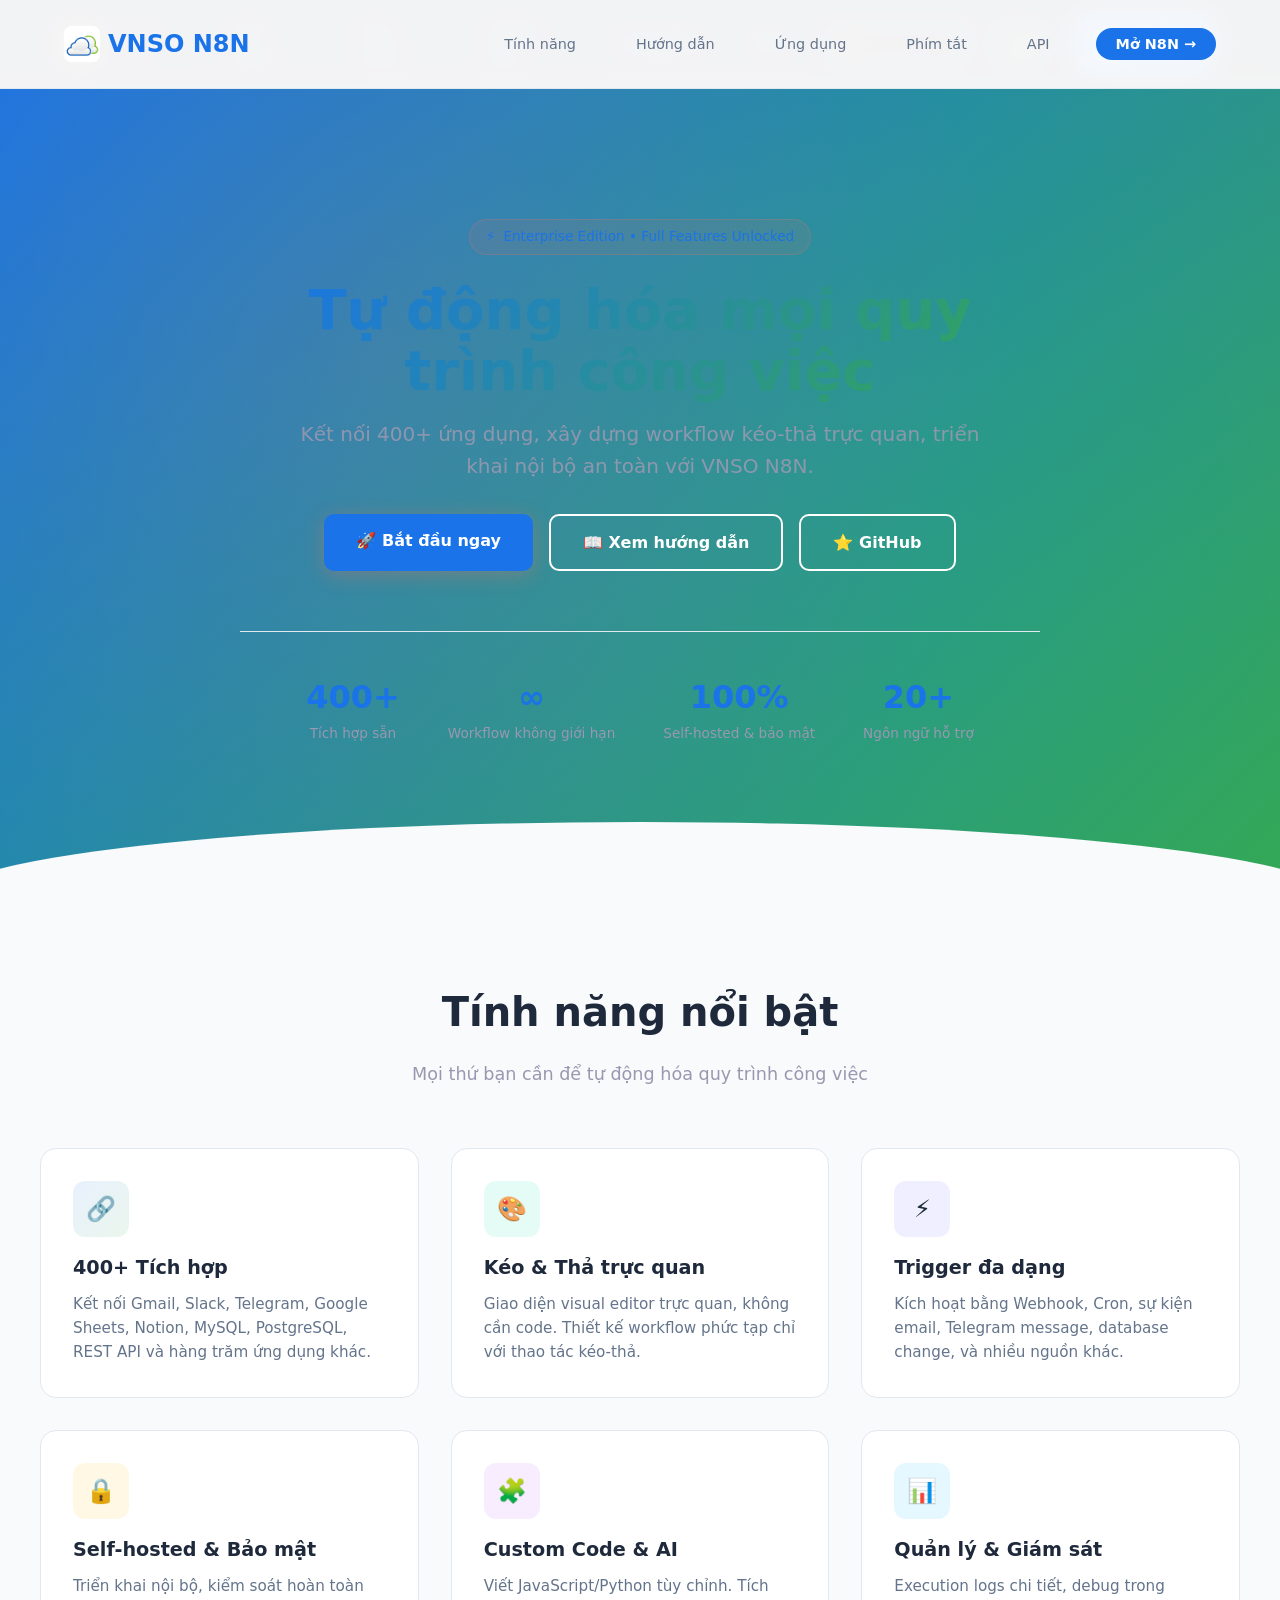
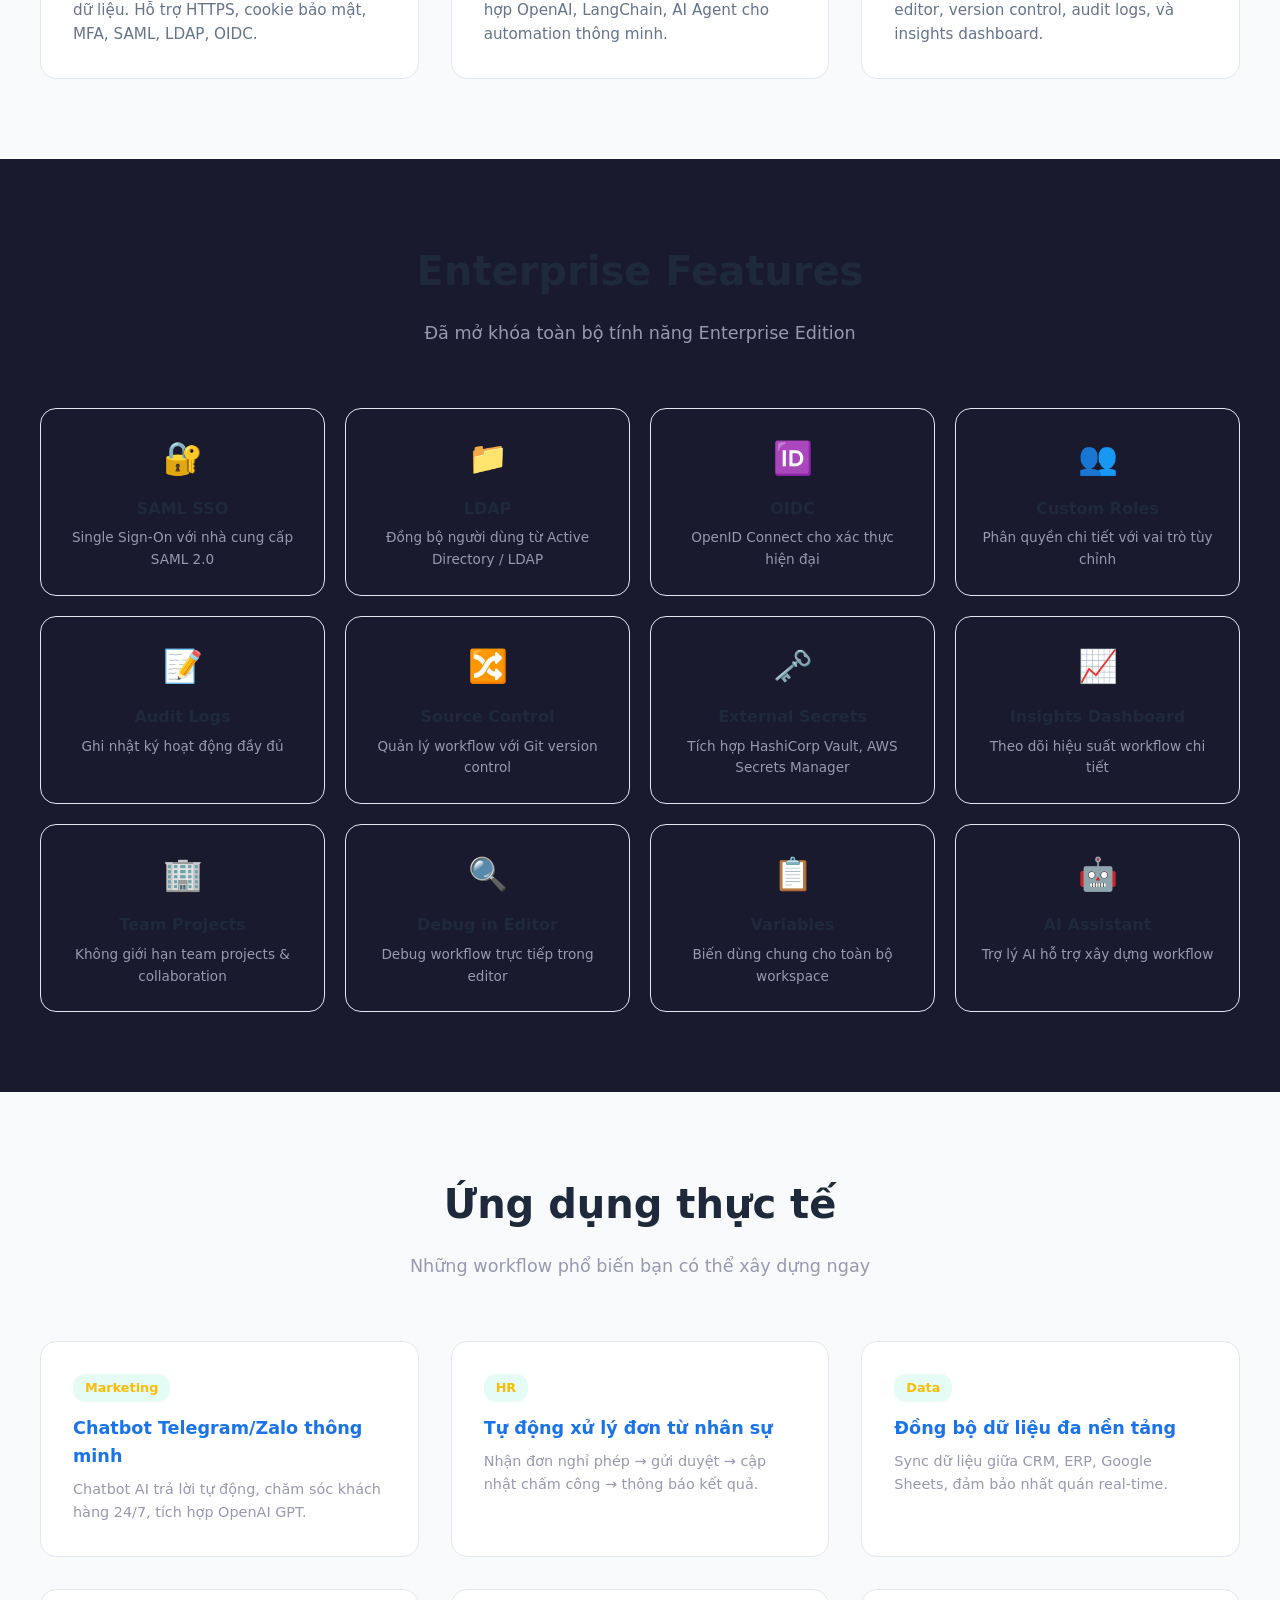
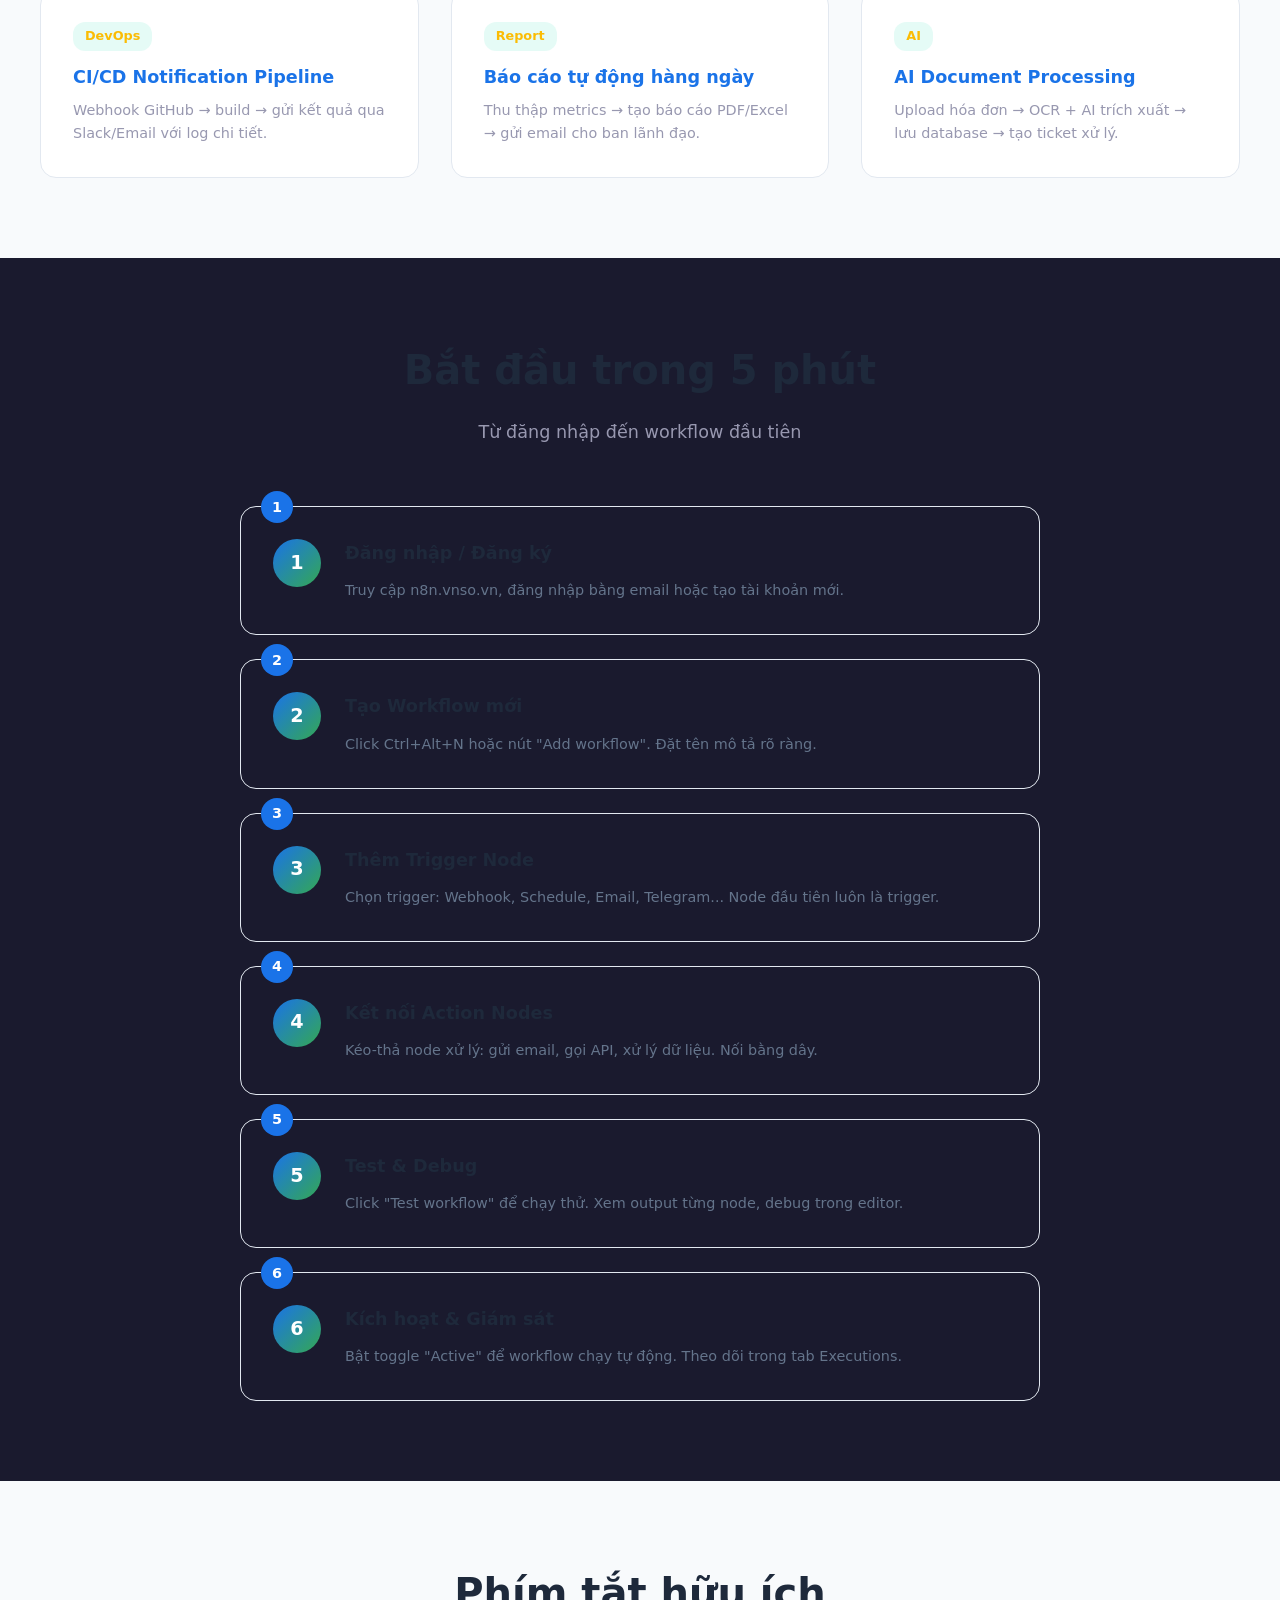
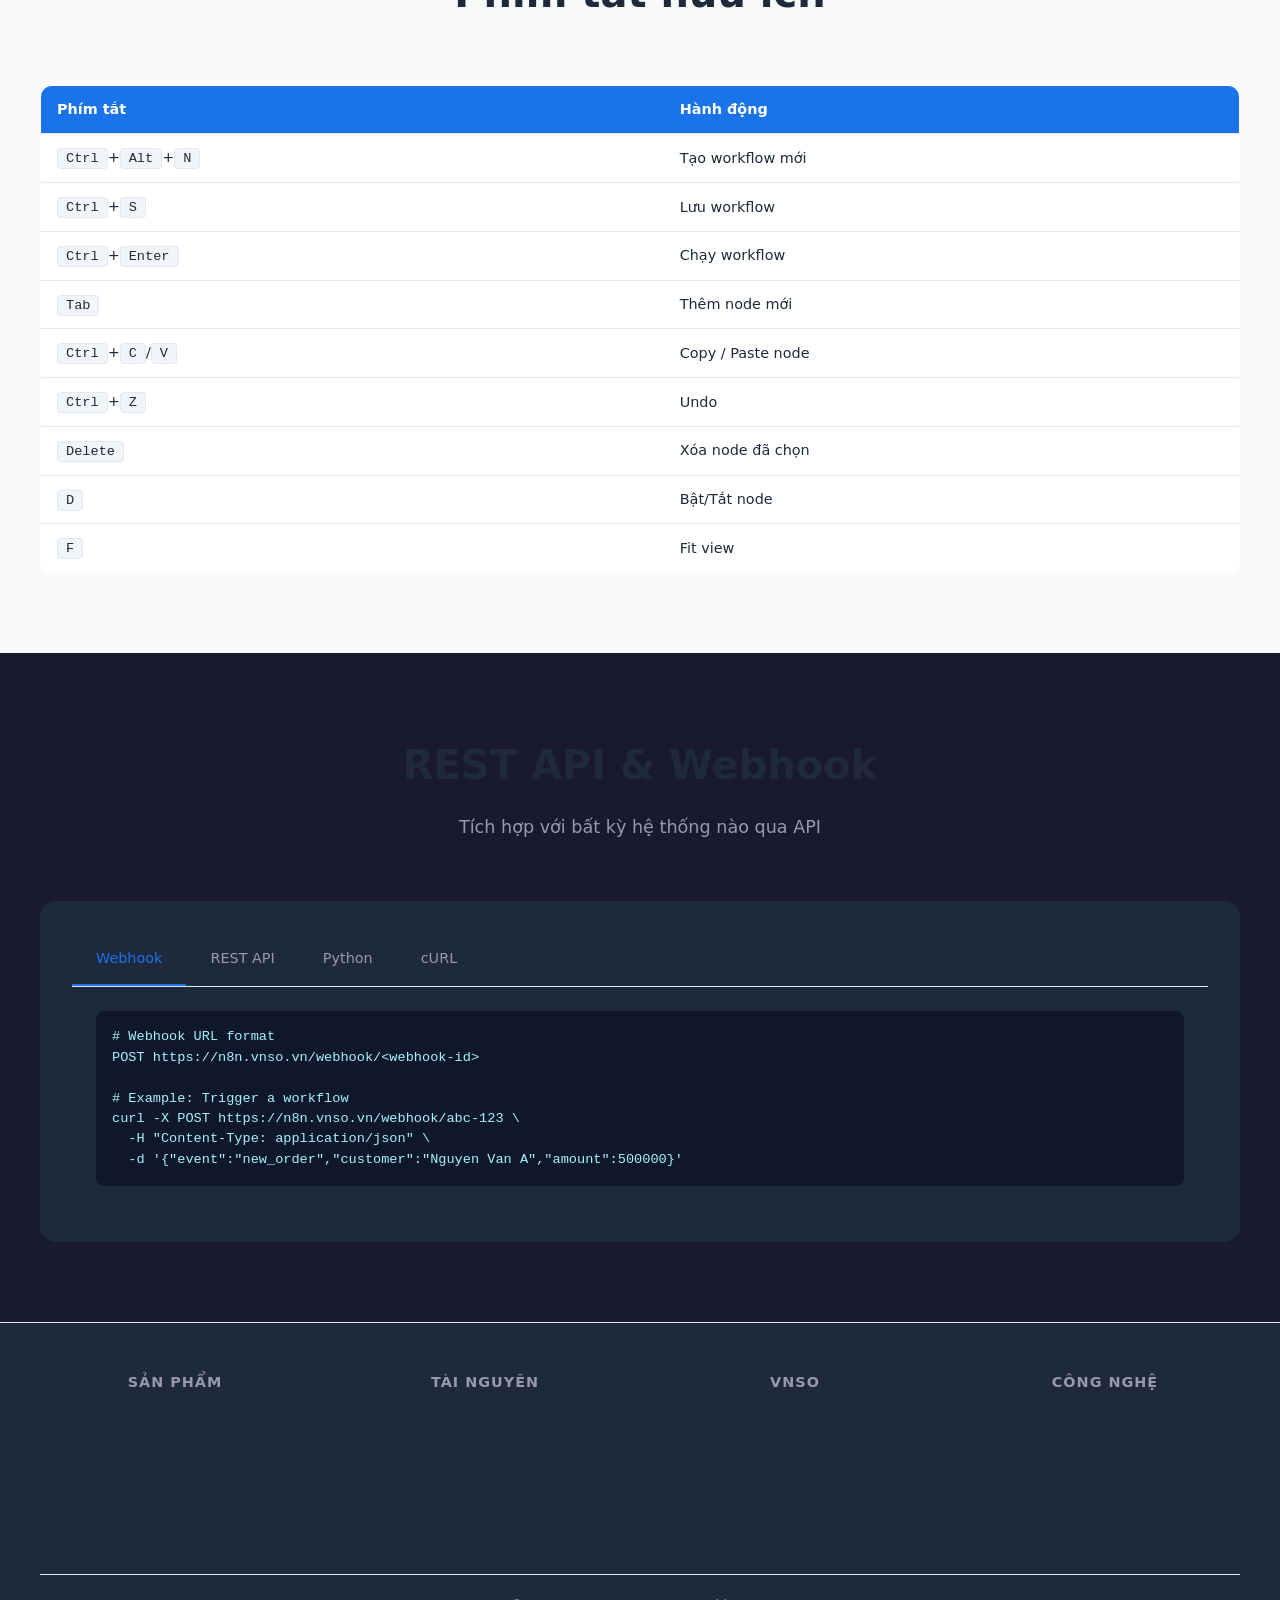
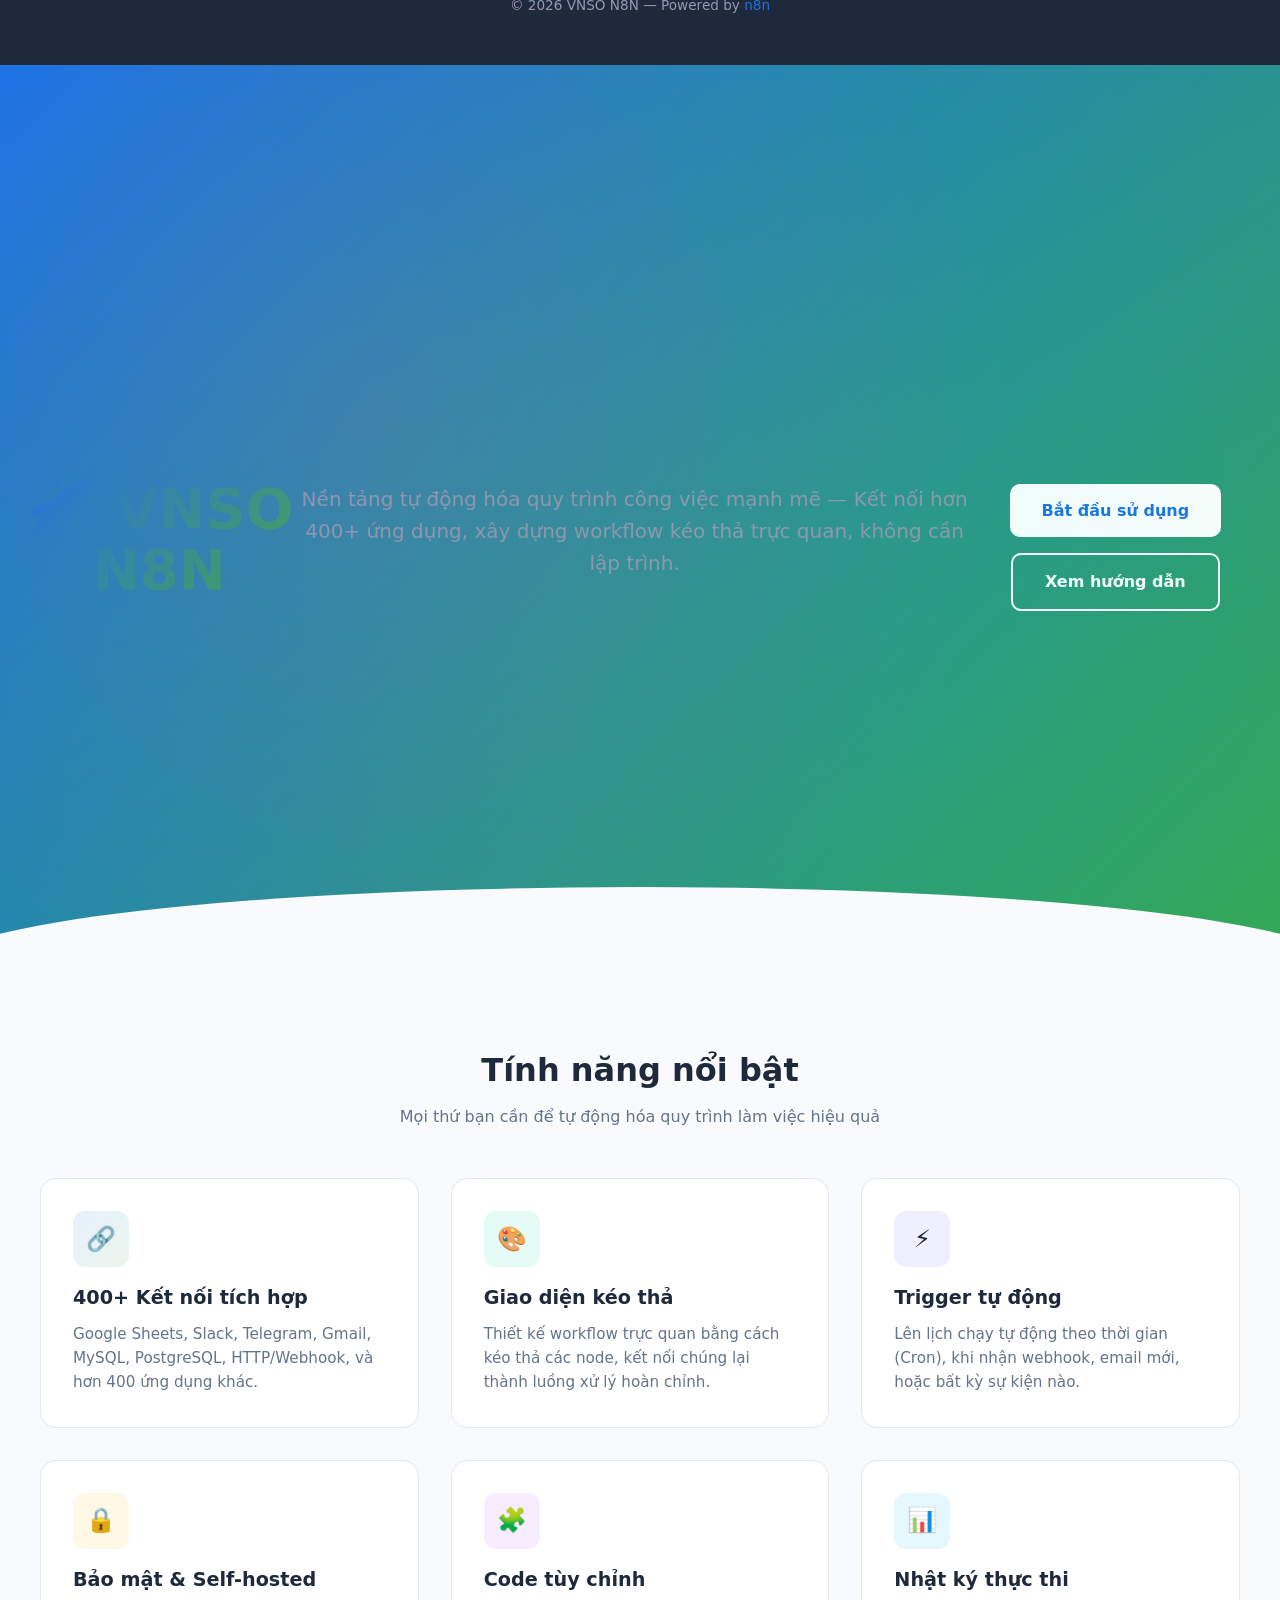
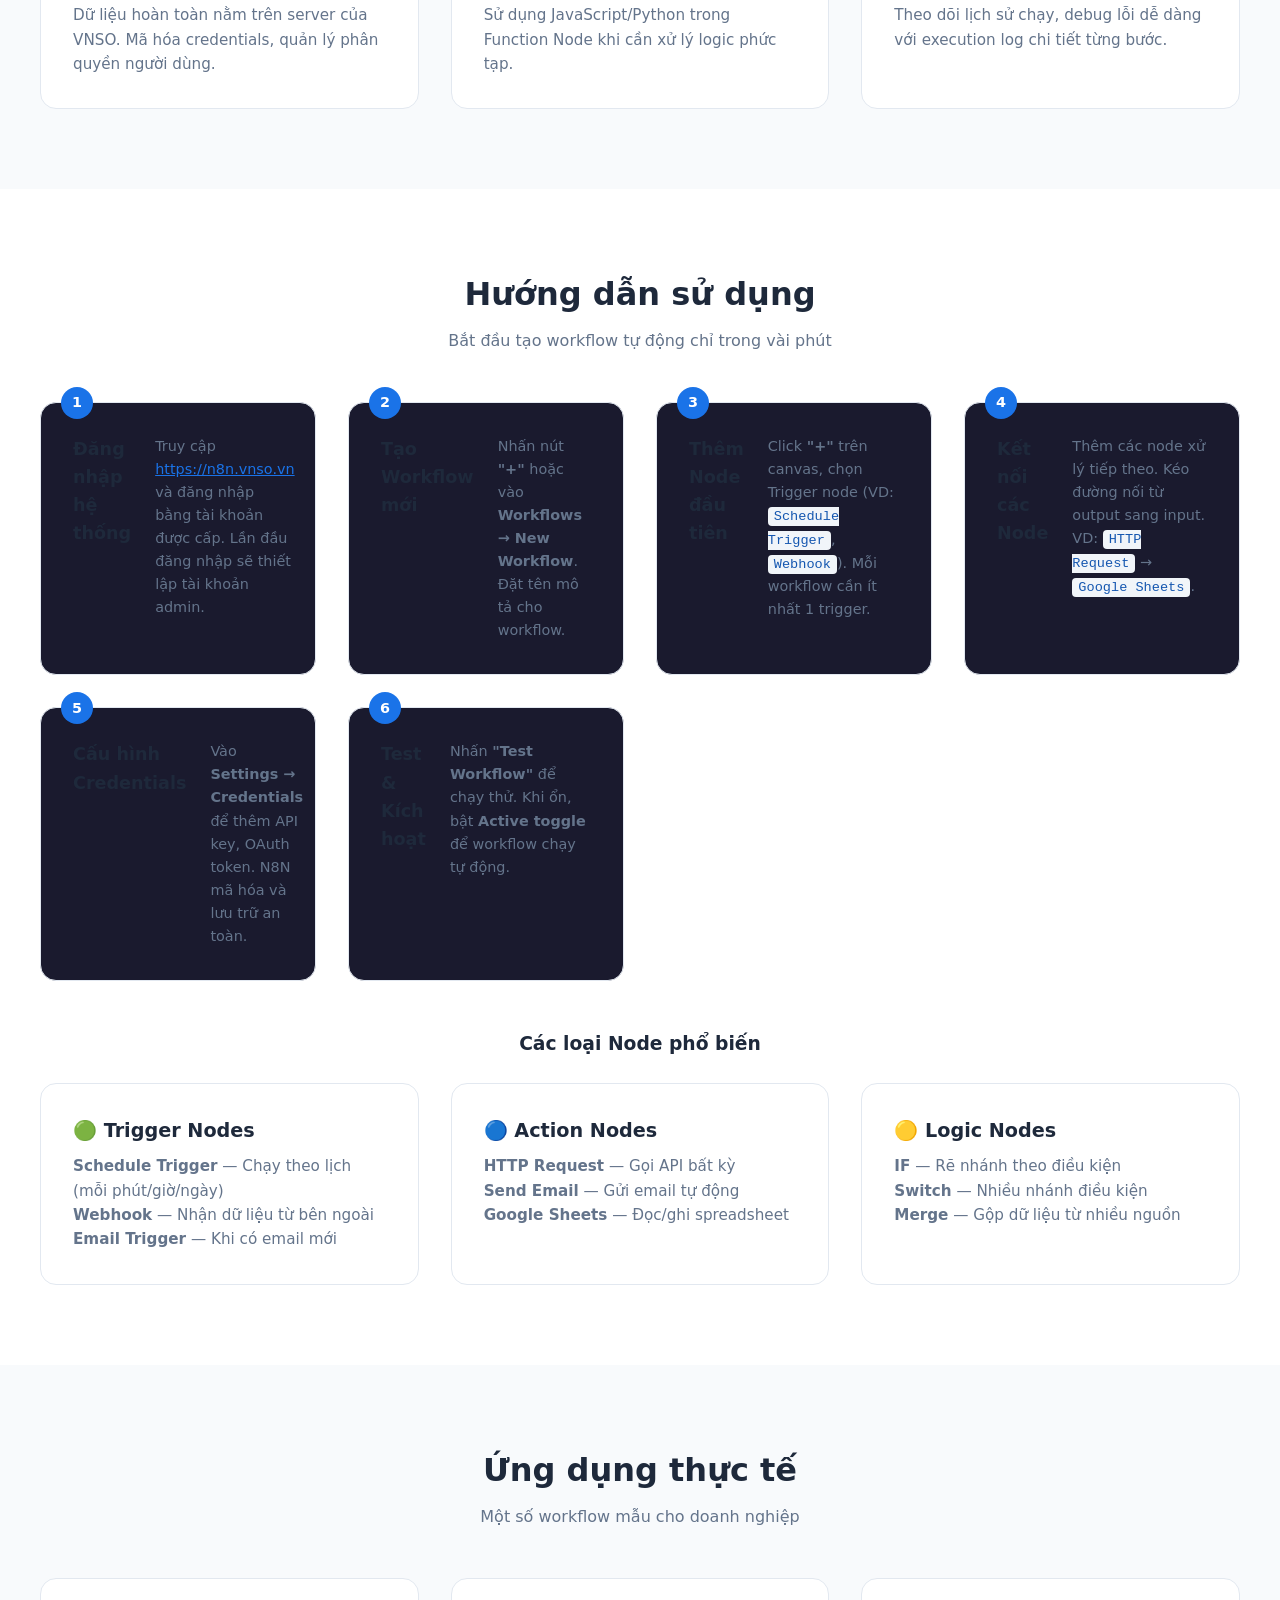
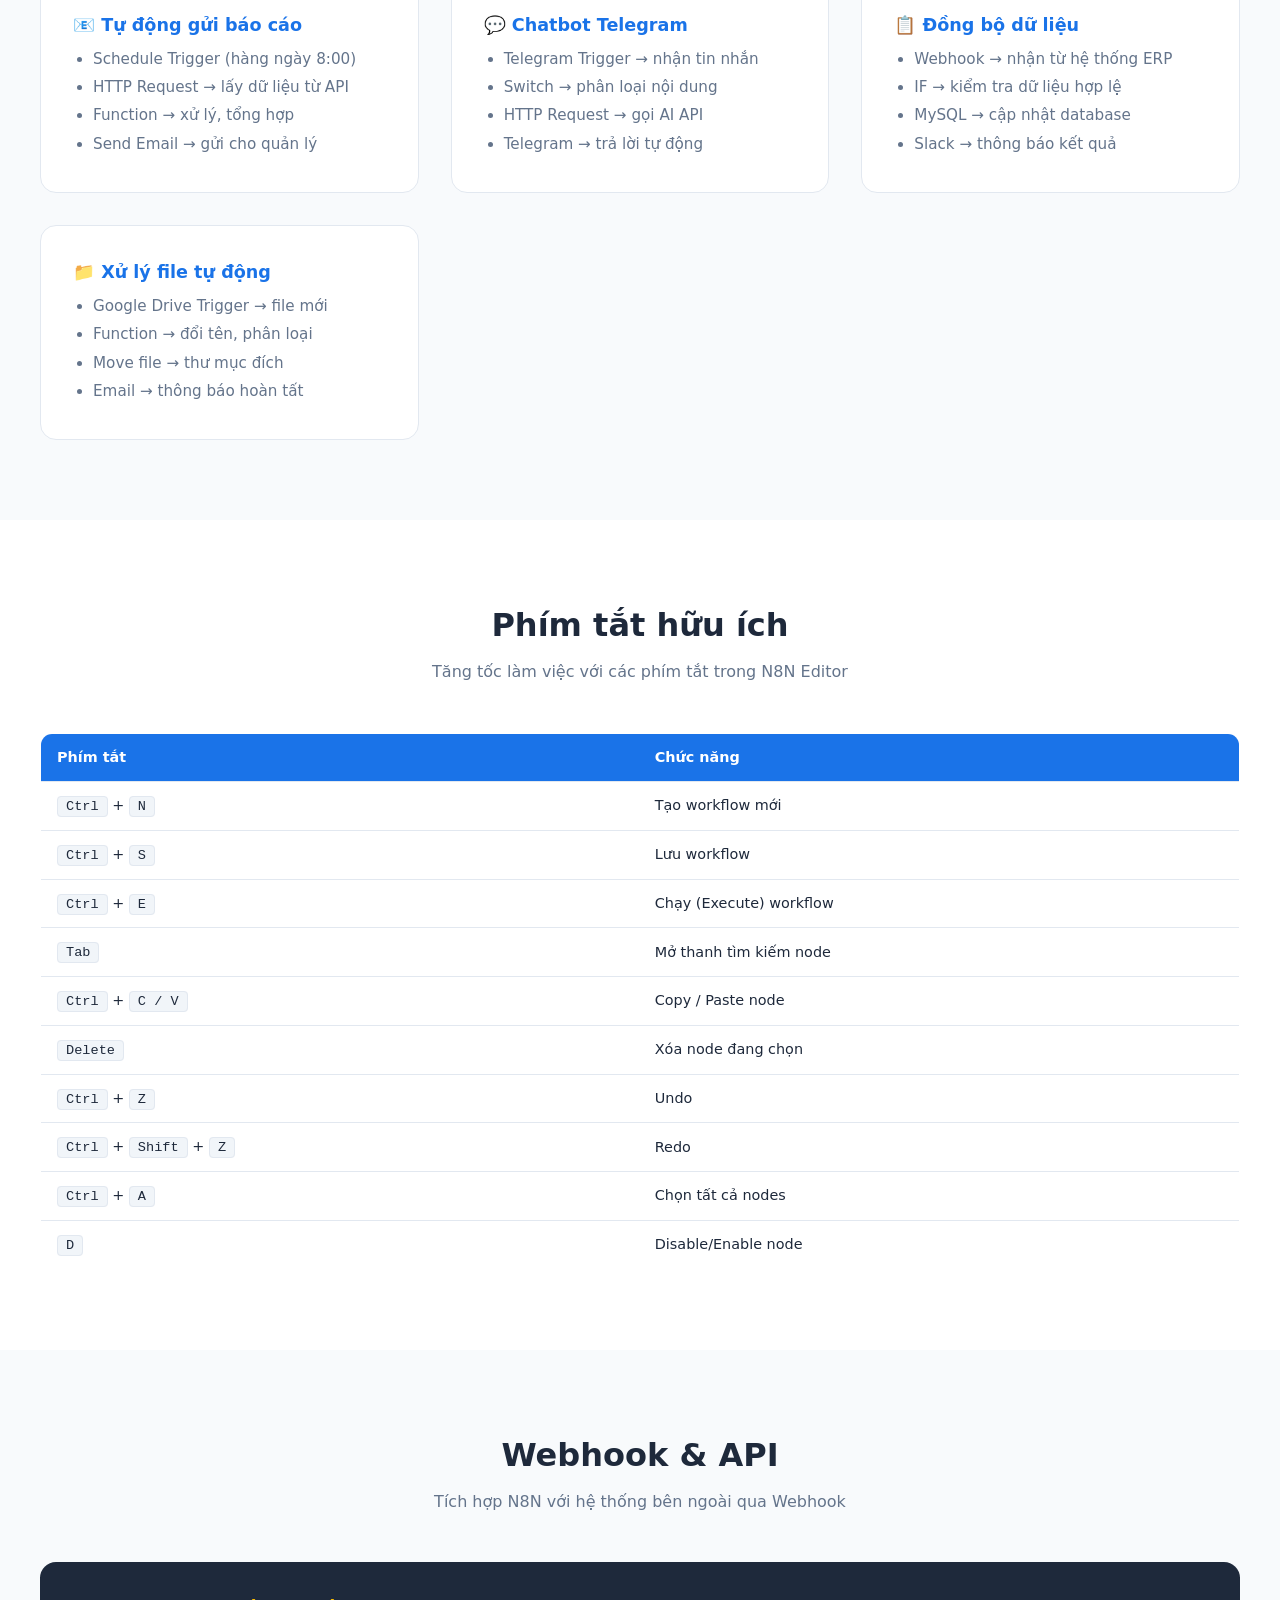
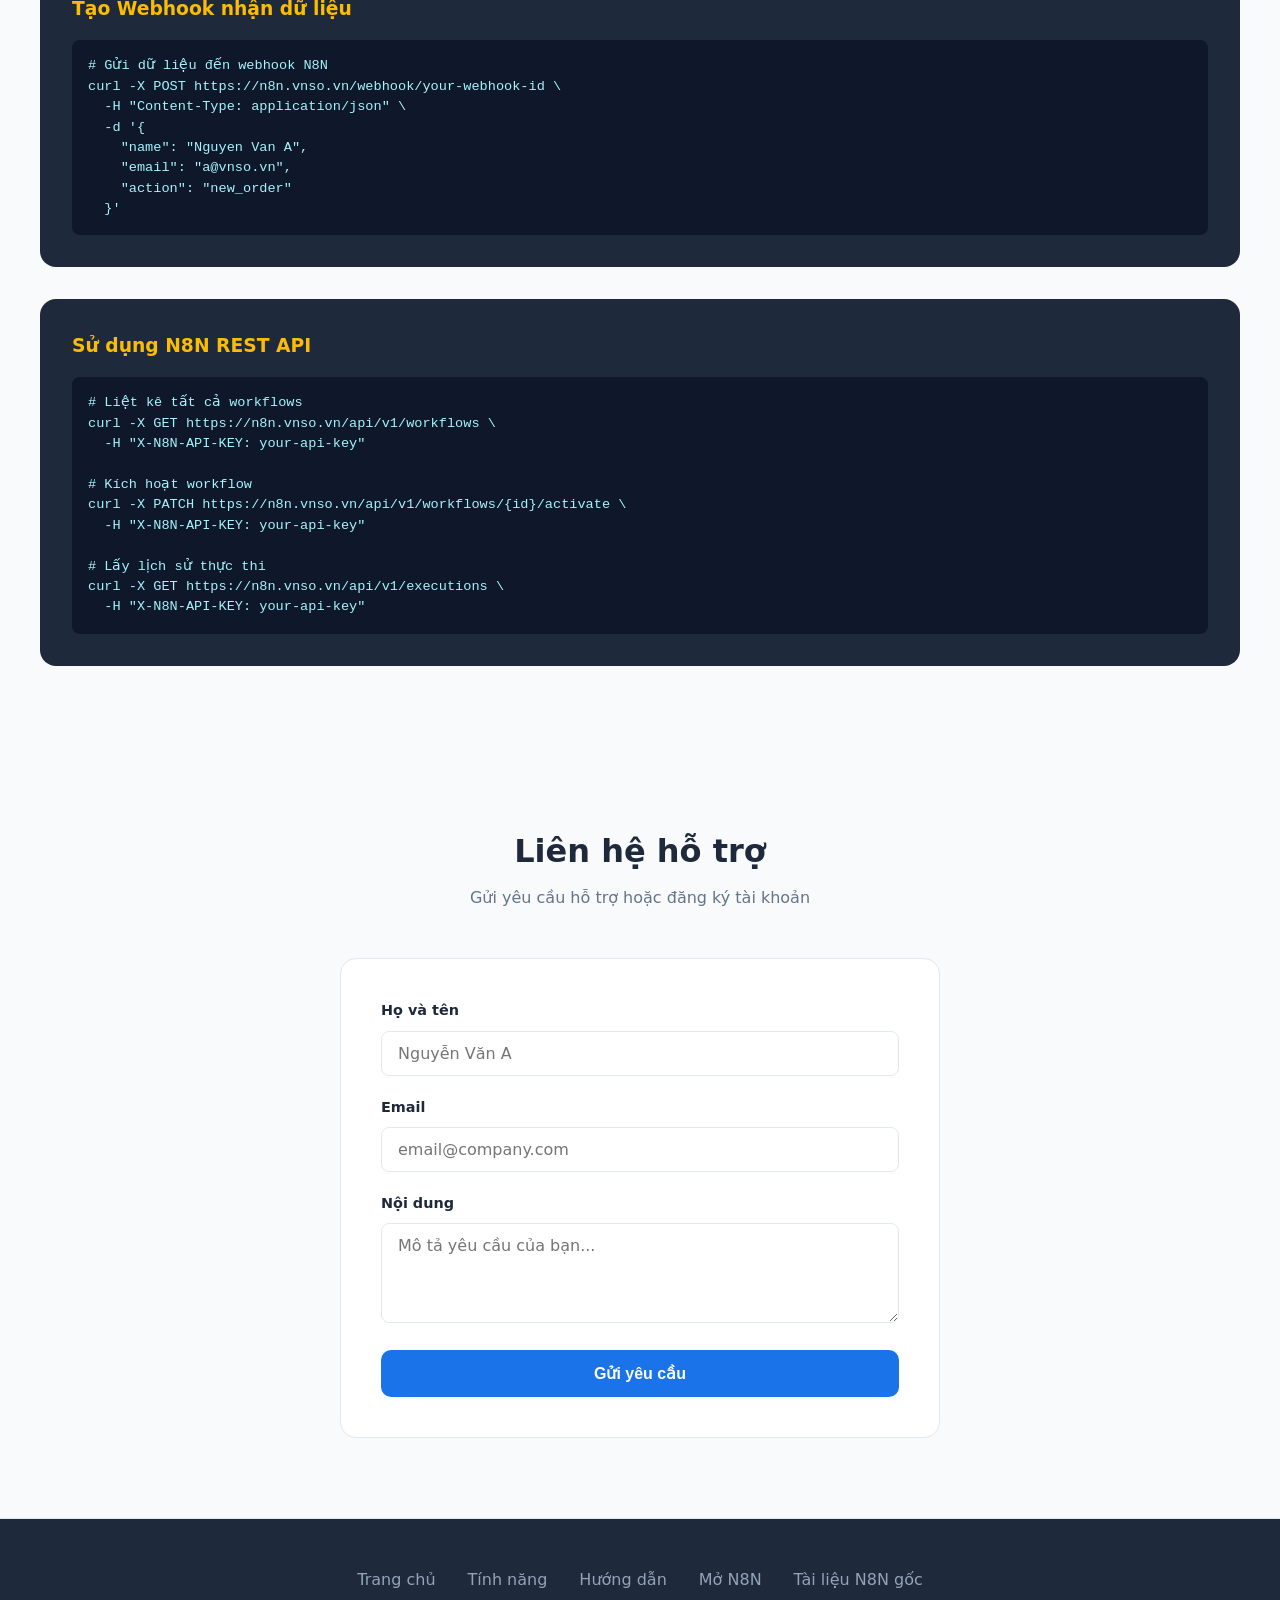
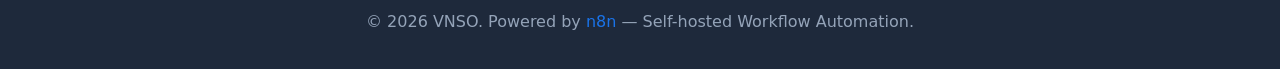
<file: docs/index.html>
<!DOCTYPE html>
<html lang="vi">
<head>
    <meta charset="UTF-8">
    <meta name="viewport" content="width=device-width, initial-scale=1.0">
    <title>VNSO N8N - Nền tảng Tự động hóa Quy trình</title>
    <meta name="description" content="VNSO N8N - Nền tảng tự động hóa quy trình công việc mạnh mẽ, dễ sử dụng, hỗ trợ 400+ tích hợp.">
    <meta name="keywords" content="n8n, vnso, automation, workflow, tự động hóa, quy trình">
    <meta property="og:title" content="VNSO N8N - Automation Platform">
    <meta property="og:description" content="Nền tảng tự động hóa quy trình công việc mạnh mẽ cho doanh nghiệp Việt Nam.">
    <meta property="og:type" content="website">
    <meta property="og:url" content="https://trinhtanphat.github.io/n8n/">
    <link rel="icon" href="favicon.ico" type="image/x-icon">
    <link rel="canonical" href="https://trinhtanphat.github.io/n8n/">
    <style>
        :root {
            --primary: #ff6d5a;
            --primary-dark: #e85a48;
            --primary-light: #ff8c7c;
            --secondary: #1a1a2e;
            --accent: #00d4aa;
            --accent-dark: #00b894;
            --bg: #0f0f23;
            --bg-card: #1a1a2e;
            --bg-card-hover: #252541;
            --text: #e8e8f0;
            --text-muted: #9898b0;
            --border: #2a2a45;
            --gradient: linear-gradient(135deg, #ff6d5a 0%, #ff8c7c 50%, #00d4aa 100%);
            --shadow: 0 4px 24px rgba(0,0,0,0.3);
            --shadow-glow: 0 0 40px rgba(255,109,90,0.15);
            --radius: 16px;
            --radius-sm: 8px;
        }
        [data-theme="light"] {
            --bg: #f5f5fa; --bg-card: #ffffff; --bg-card-hover: #f0f0f8;
            --text: #1a1a2e; --text-muted: #6b6b80; --border: #e0e0e8;
            --shadow: 0 4px 24px rgba(0,0,0,0.08); --shadow-glow: 0 0 40px rgba(255,109,90,0.08);
        }
        * { margin:0; padding:0; box-sizing:border-box; }
        html { scroll-behavior: smooth; }
        body { font-family: 'Inter','Segoe UI',system-ui,-apple-system,sans-serif; background:var(--bg); color:var(--text); line-height:1.7; overflow-x:hidden; }

        .navbar { position:fixed;top:0;width:100%;z-index:100;background:rgba(15,15,35,0.85);backdrop-filter:blur(20px);border-bottom:1px solid var(--border);transition:all .3s; }
        [data-theme="light"] .navbar { background:rgba(245,245,250,0.9); }
        .nav-inner { max-width:1200px;margin:0 auto;display:flex;align-items:center;justify-content:space-between;padding:0 24px;height:64px; }
        .nav-brand { display:flex;align-items:center;gap:10px;text-decoration:none; }
        .nav-brand svg { width:32px;height:32px; }
        .nav-brand span { font-weight:700;font-size:1.2rem;color:var(--text); }
        .nav-links { display:flex;gap:8px;align-items:center; }
        .nav-links a { color:var(--text-muted);text-decoration:none;padding:8px 14px;border-radius:var(--radius-sm);font-size:.9rem;font-weight:500;transition:all .2s; }
        .nav-links a:hover,.nav-links a.active { color:var(--primary);background:rgba(255,109,90,0.1); }
        .nav-cta { background:var(--primary)!important;color:#fff!important;padding:8px 20px!important;border-radius:24px!important;font-weight:600!important; }
        .nav-cta:hover { background:var(--primary-dark)!important;transform:translateY(-1px); }
        .theme-toggle { background:none;border:1px solid var(--border);color:var(--text);padding:6px 10px;border-radius:var(--radius-sm);cursor:pointer;font-size:1.1rem;transition:all .2s; }
        .theme-toggle:hover { border-color:var(--primary); }
        .hamburger { display:none;background:none;border:none;color:var(--text);font-size:1.5rem;cursor:pointer; }
        .lang-select { background:var(--bg-card);border:1px solid var(--border);color:var(--text);padding:6px 12px;border-radius:var(--radius-sm);cursor:pointer;font-size:.85rem; }

        .hero { min-height:100vh;display:flex;align-items:center;justify-content:center;position:relative;overflow:hidden;padding:100px 24px 60px; }
        .hero::before { content:'';position:absolute;inset:0;background:radial-gradient(circle at 30% 40%,rgba(255,109,90,.12) 0%,transparent 60%),radial-gradient(circle at 70% 60%,rgba(0,212,170,.08) 0%,transparent 60%); }
        .hero-content { max-width:800px;text-align:center;position:relative;z-index:1; }
        .hero-badge { display:inline-flex;align-items:center;gap:8px;background:rgba(255,109,90,.1);border:1px solid rgba(255,109,90,.2);padding:6px 16px;border-radius:24px;font-size:.85rem;color:var(--primary);font-weight:500;margin-bottom:24px; }
        .hero h1 { font-size:clamp(2.5rem,6vw,4.5rem);font-weight:800;line-height:1.1;margin-bottom:20px;background:var(--gradient);-webkit-background-clip:text;-webkit-text-fill-color:transparent;background-clip:text; }
        .hero p { font-size:1.2rem;color:var(--text-muted);max-width:600px;margin:0 auto 36px; }
        .hero-buttons { display:flex;gap:16px;justify-content:center;flex-wrap:wrap; }
        .btn { display:inline-flex;align-items:center;gap:8px;padding:14px 32px;border-radius:28px;font-size:1rem;font-weight:600;text-decoration:none;transition:all .3s;cursor:pointer;border:none; }
        .btn-primary { background:var(--primary);color:#fff;box-shadow:0 4px 20px rgba(255,109,90,.3); }
        .btn-primary:hover { background:var(--primary-dark);transform:translateY(-2px);box-shadow:0 8px 30px rgba(255,109,90,.4); }
        .btn-outline { background:transparent;color:var(--text);border:2px solid var(--border); }
        .btn-outline:hover { border-color:var(--primary);color:var(--primary); }
        .hero-stats { display:flex;justify-content:center;gap:48px;margin-top:60px;padding-top:40px;border-top:1px solid var(--border); }
        .stat { text-align:center; }
        .stat-num { font-size:2rem;font-weight:800;color:var(--primary); }
        .stat-label { font-size:.85rem;color:var(--text-muted); }

        section { padding:100px 24px; }
        .section-inner { max-width:1200px;margin:0 auto; }
        .section-header { text-align:center;margin-bottom:60px; }
        .section-header h2 { font-size:2.5rem;font-weight:700;margin-bottom:16px; }
        .section-header p { font-size:1.1rem;color:var(--text-muted);max-width:600px;margin:0 auto; }

        .features-grid { display:grid;grid-template-columns:repeat(auto-fit,minmax(320px,1fr));gap:24px; }
        .feature-card { background:var(--bg-card);border:1px solid var(--border);border-radius:var(--radius);padding:32px;transition:all .3s;position:relative;overflow:hidden; }
        .feature-card:hover { border-color:var(--primary);transform:translateY(-4px);box-shadow:var(--shadow-glow); }
        .feature-icon { width:48px;height:48px;border-radius:12px;display:flex;align-items:center;justify-content:center;font-size:1.5rem;margin-bottom:20px;background:rgba(255,109,90,.1); }
        .feature-card:nth-child(2) .feature-icon { background:rgba(0,212,170,.1); }
        .feature-card:nth-child(3) .feature-icon { background:rgba(100,100,255,.1); }
        .feature-card:nth-child(4) .feature-icon { background:rgba(255,189,0,.1); }
        .feature-card:nth-child(5) .feature-icon { background:rgba(180,80,255,.1); }
        .feature-card:nth-child(6) .feature-icon { background:rgba(0,180,255,.1); }
        .feature-card h3 { font-size:1.2rem;margin-bottom:10px; }
        .feature-card p { color:var(--text-muted);font-size:.95rem; }

        .enterprise-grid { display:grid;grid-template-columns:repeat(auto-fit,minmax(250px,1fr));gap:20px; }
        .enterprise-item { background:var(--bg-card);border:1px solid var(--border);border-radius:var(--radius);padding:24px;text-align:center;transition:all .3s; }
        .enterprise-item:hover { border-color:var(--accent);transform:translateY(-2px); }
        .enterprise-item .icon { font-size:2rem;margin-bottom:12px; }
        .enterprise-item h3 { font-size:1rem;margin-bottom:6px; }
        .enterprise-item p { color:var(--text-muted);font-size:.85rem; }

        .usecases-grid { display:grid;grid-template-columns:repeat(auto-fit,minmax(280px,1fr));gap:20px; }
        .usecase { background:var(--bg-card);border:1px solid var(--border);border-radius:var(--radius);padding:28px;transition:all .3s; }
        .usecase:hover { border-color:var(--accent); }
        .usecase-tag { display:inline-block;background:rgba(0,212,170,.1);color:var(--accent);padding:4px 12px;border-radius:12px;font-size:.8rem;font-weight:600;margin-bottom:12px; }
        .usecase h3 { font-size:1.1rem;margin-bottom:8px; }
        .usecase p { color:var(--text-muted);font-size:.9rem; }

        .guide-steps { display:flex;flex-direction:column;gap:24px;max-width:800px;margin:0 auto; }
        .step { display:flex;gap:24px;align-items:flex-start;background:var(--bg-card);border:1px solid var(--border);border-radius:var(--radius);padding:28px;transition:all .3s; }
        .step:hover { border-color:var(--primary); }
        .step-num { min-width:48px;height:48px;border-radius:50%;background:var(--gradient);color:#fff;display:flex;align-items:center;justify-content:center;font-weight:700;font-size:1.2rem;flex-shrink:0; }
        .step h3 { font-size:1.1rem;margin-bottom:6px; }
        .step p { color:var(--text-muted);font-size:.9rem; }

        .shortcuts-table { width:100%;border-collapse:separate;border-spacing:0;background:var(--bg-card);border-radius:var(--radius);overflow:hidden;border:1px solid var(--border); }
        .shortcuts-table th { background:rgba(255,109,90,.1);text-align:left;padding:14px 20px;font-weight:600;font-size:.9rem; }
        .shortcuts-table td { padding:12px 20px;border-top:1px solid var(--border);font-size:.9rem; }
        .shortcuts-table tr:hover td { background:var(--bg-card-hover); }
        kbd { background:var(--bg);border:1px solid var(--border);border-radius:4px;padding:2px 8px;font-family:'SF Mono',monospace;font-size:.85rem; }

        .api-section { background:var(--bg-card);border-radius:var(--radius);overflow:hidden; }
        .api-tab-bar { display:flex;border-bottom:1px solid var(--border);overflow-x:auto; }
        .api-tab { padding:14px 24px;cursor:pointer;font-size:.9rem;font-weight:500;color:var(--text-muted);border-bottom:2px solid transparent;transition:all .2s;white-space:nowrap; }
        .api-tab.active { color:var(--primary);border-bottom-color:var(--primary); }
        .api-content { padding:24px; }
        .api-content pre { background:#0a0a1a;color:#a0ffa0;border-radius:var(--radius-sm);padding:20px;overflow-x:auto;font-size:.85rem;line-height:1.6; }
        [data-theme="light"] .api-content pre { background:#1e1e2e; }
        .api-panel { display:none; }
        .api-panel.active { display:block; }

        footer { background:var(--bg-card);border-top:1px solid var(--border);padding:60px 24px; }
        .footer-inner { max-width:1200px;margin:0 auto;display:grid;grid-template-columns:repeat(auto-fit,minmax(200px,1fr));gap:40px; }
        .footer-col h4 { font-size:.9rem;text-transform:uppercase;letter-spacing:1px;margin-bottom:16px;color:var(--text-muted); }
        .footer-col a { display:block;color:var(--text);text-decoration:none;margin-bottom:8px;font-size:.9rem;transition:color .2s; }
        .footer-col a:hover { color:var(--primary); }
        .footer-bottom { max-width:1200px;margin:40px auto 0;padding-top:20px;border-top:1px solid var(--border);text-align:center;color:var(--text-muted);font-size:.85rem; }

        @media (max-width:768px) {
            .nav-links { display:none; }
            .hamburger { display:block; }
            .nav-links.open { display:flex;flex-direction:column;position:absolute;top:64px;left:0;width:100%;background:var(--bg-card);border-bottom:1px solid var(--border);padding:16px; }
            .hero-stats { flex-direction:column;gap:20px; }
            .hero h1 { font-size:2.2rem; }
            .features-grid,.usecases-grid,.enterprise-grid { grid-template-columns:1fr; }
        }

        .fade-in { opacity:0;transform:translateY(24px);transition:all .6s ease-out; }
        .fade-in.visible { opacity:1;transform:translateY(0); }
        @keyframes float { 0%,100% { transform:translateY(0); } 50% { transform:translateY(-8px); } }
        .floating { animation:float 4s ease-in-out infinite; }
    </style>
</head>
<body>
    <nav class="navbar" role="navigation" aria-label="Main navigation">
        <div class="nav-inner">
            <a href="#" class="nav-brand">
                <svg viewBox="0 0 40 40" fill="none"><rect width="40" height="40" rx="10" fill="url(#g1)"/><path d="M12 28V12l8 8 8-8v16" stroke="#fff" stroke-width="3" stroke-linecap="round" stroke-linejoin="round"/><defs><linearGradient id="g1" x1="0" y1="0" x2="40" y2="40"><stop stop-color="#ff6d5a"/><stop offset="1" stop-color="#00d4aa"/></linearGradient></defs></svg>
                <span>VNSO N8N</span>
            </a>
            <div class="nav-links" id="navLinks">
                <a href="#features" data-i18n="nav.features">Tính năng</a>
                <a href="#usecases" data-i18n="nav.usecases">Ứng dụng</a>
                <a href="#guide" data-i18n="nav.guide">Hướng dẫn</a>
                <a href="#enterprise" data-i18n="nav.enterprise">Enterprise</a>
                <a href="#api" data-i18n="nav.api">API</a>
                <select class="lang-select" id="langSelect" aria-label="Language">
                    <option value="vi">🇻🇳 Tiếng Việt</option>
                    <option value="en">🇬🇧 English</option>
                    <option value="zh">🇨🇳 中文</option>
                    <option value="ja">🇯🇵 日本語</option>
                    <option value="ko">🇰🇷 한국어</option>
                    <option value="fr">🇫🇷 Français</option>
                    <option value="de">🇩🇪 Deutsch</option>
                    <option value="es">🇪🇸 Español</option>
                    <option value="pt">🇧🇷 Português</option>
                    <option value="ru">🇷🇺 Русский</option>
                    <option value="ar">🇸🇦 العربية</option>
                    <option value="hi">🇮🇳 हिन्दी</option>
                    <option value="th">🇹🇭 ไทย</option>
                    <option value="id">🇮🇩 Bahasa</option>
                    <option value="tr">🇹🇷 Türkçe</option>
                    <option value="it">🇮🇹 Italiano</option>
                    <option value="nl">🇳🇱 Nederlands</option>
                    <option value="pl">🇵🇱 Polski</option>
                    <option value="uk">🇺🇦 Українська</option>
                    <option value="sv">🇸🇪 Svenska</option>
                </select>
                <button class="theme-toggle" id="themeToggle" aria-label="Toggle theme">🌙</button>
                <a href="https://n8n.vnso.vn" class="nav-cta" data-i18n="nav.launch">Truy cập N8N</a>
            </div>
            <button class="hamburger" id="hamburger" aria-label="Menu">☰</button>
        </div>
    </nav>

    <section class="hero" id="home">
        <div class="hero-content">
            <div class="hero-badge floating">⚡ <span data-i18n="hero.badge">Enterprise Edition • Full Features Unlocked</span></div>
            <h1 data-i18n="hero.title">Tự động hóa mọi quy trình công việc</h1>
            <p data-i18n="hero.desc">Kết nối 400+ ứng dụng, xây dựng workflow kéo-thả trực quan, triển khai nội bộ an toàn với VNSO N8N.</p>
            <div class="hero-buttons">
                <a href="https://n8n.vnso.vn" class="btn btn-primary" data-i18n="hero.start">🚀 Bắt đầu ngay</a>
                <a href="#guide" class="btn btn-outline" data-i18n="hero.guide">📖 Xem hướng dẫn</a>
                <a href="https://github.com/trinhtanphat/n8n" class="btn btn-outline">⭐ GitHub</a>
            </div>
            <div class="hero-stats">
                <div class="stat"><div class="stat-num">400+</div><div class="stat-label" data-i18n="hero.stat1">Tích hợp sẵn</div></div>
                <div class="stat"><div class="stat-num">∞</div><div class="stat-label" data-i18n="hero.stat2">Workflow không giới hạn</div></div>
                <div class="stat"><div class="stat-num">100%</div><div class="stat-label" data-i18n="hero.stat3">Self-hosted & bảo mật</div></div>
                <div class="stat"><div class="stat-num">20+</div><div class="stat-label" data-i18n="hero.stat4">Ngôn ngữ hỗ trợ</div></div>
            </div>
        </div>
    </section>

    <section id="features">
        <div class="section-inner">
            <div class="section-header fade-in"><h2 data-i18n="features.title">Tính năng nổi bật</h2><p data-i18n="features.desc">Mọi thứ bạn cần để tự động hóa quy trình công việc</p></div>
            <div class="features-grid">
                <div class="feature-card fade-in"><div class="feature-icon">🔗</div><h3 data-i18n="features.f1.title">400+ Tích hợp</h3><p data-i18n="features.f1.desc">Kết nối Gmail, Slack, Telegram, Google Sheets, Notion, MySQL, PostgreSQL, REST API và hàng trăm ứng dụng khác.</p></div>
                <div class="feature-card fade-in"><div class="feature-icon">🎨</div><h3 data-i18n="features.f2.title">Kéo & Thả trực quan</h3><p data-i18n="features.f2.desc">Giao diện visual editor trực quan, không cần code. Thiết kế workflow phức tạp chỉ với thao tác kéo-thả.</p></div>
                <div class="feature-card fade-in"><div class="feature-icon">⚡</div><h3 data-i18n="features.f3.title">Trigger đa dạng</h3><p data-i18n="features.f3.desc">Kích hoạt bằng Webhook, Cron, sự kiện email, Telegram message, database change, và nhiều nguồn khác.</p></div>
                <div class="feature-card fade-in"><div class="feature-icon">🔒</div><h3 data-i18n="features.f4.title">Self-hosted & Bảo mật</h3><p data-i18n="features.f4.desc">Triển khai nội bộ, kiểm soát hoàn toàn dữ liệu. Hỗ trợ HTTPS, cookie bảo mật, MFA, SAML, LDAP, OIDC.</p></div>
                <div class="feature-card fade-in"><div class="feature-icon">🧩</div><h3 data-i18n="features.f5.title">Custom Code & AI</h3><p data-i18n="features.f5.desc">Viết JavaScript/Python tùy chỉnh. Tích hợp OpenAI, LangChain, AI Agent cho automation thông minh.</p></div>
                <div class="feature-card fade-in"><div class="feature-icon">📊</div><h3 data-i18n="features.f6.title">Quản lý & Giám sát</h3><p data-i18n="features.f6.desc">Execution logs chi tiết, debug trong editor, version control, audit logs, và insights dashboard.</p></div>
            </div>
        </div>
    </section>

    <section id="enterprise" style="background:var(--bg-card);">
        <div class="section-inner">
            <div class="section-header fade-in"><h2 data-i18n="enterprise.title">Enterprise Features</h2><p data-i18n="enterprise.desc">Đã mở khóa toàn bộ tính năng Enterprise Edition</p></div>
            <div class="enterprise-grid">
                <div class="enterprise-item fade-in"><div class="icon">🔐</div><h3>SAML SSO</h3><p data-i18n="enterprise.saml">Single Sign-On với nhà cung cấp SAML 2.0</p></div>
                <div class="enterprise-item fade-in"><div class="icon">📁</div><h3>LDAP</h3><p data-i18n="enterprise.ldap">Đồng bộ người dùng từ Active Directory / LDAP</p></div>
                <div class="enterprise-item fade-in"><div class="icon">🆔</div><h3>OIDC</h3><p data-i18n="enterprise.oidc">OpenID Connect cho xác thực hiện đại</p></div>
                <div class="enterprise-item fade-in"><div class="icon">👥</div><h3 data-i18n="enterprise.roles_title">Custom Roles</h3><p data-i18n="enterprise.roles">Phân quyền chi tiết với vai trò tùy chỉnh</p></div>
                <div class="enterprise-item fade-in"><div class="icon">📝</div><h3>Audit Logs</h3><p data-i18n="enterprise.audit">Ghi nhật ký hoạt động đầy đủ</p></div>
                <div class="enterprise-item fade-in"><div class="icon">🔀</div><h3>Source Control</h3><p data-i18n="enterprise.source">Quản lý workflow với Git version control</p></div>
                <div class="enterprise-item fade-in"><div class="icon">🗝️</div><h3>External Secrets</h3><p data-i18n="enterprise.secrets">Tích hợp HashiCorp Vault, AWS Secrets Manager</p></div>
                <div class="enterprise-item fade-in"><div class="icon">📈</div><h3>Insights Dashboard</h3><p data-i18n="enterprise.insights">Theo dõi hiệu suất workflow chi tiết</p></div>
                <div class="enterprise-item fade-in"><div class="icon">🏢</div><h3 data-i18n="enterprise.projects_title">Team Projects</h3><p data-i18n="enterprise.projects">Không giới hạn team projects & collaboration</p></div>
                <div class="enterprise-item fade-in"><div class="icon">🔍</div><h3 data-i18n="enterprise.debug_title">Debug in Editor</h3><p data-i18n="enterprise.debug">Debug workflow trực tiếp trong editor</p></div>
                <div class="enterprise-item fade-in"><div class="icon">📋</div><h3 data-i18n="enterprise.vars_title">Variables</h3><p data-i18n="enterprise.vars">Biến dùng chung cho toàn bộ workspace</p></div>
                <div class="enterprise-item fade-in"><div class="icon">🤖</div><h3>AI Assistant</h3><p data-i18n="enterprise.ai">Trợ lý AI hỗ trợ xây dựng workflow</p></div>
            </div>
        </div>
    </section>

    <section id="usecases">
        <div class="section-inner">
            <div class="section-header fade-in"><h2 data-i18n="usecases.title">Ứng dụng thực tế</h2><p data-i18n="usecases.desc">Những workflow phổ biến bạn có thể xây dựng ngay</p></div>
            <div class="usecases-grid">
                <div class="usecase fade-in"><span class="usecase-tag">Marketing</span><h3 data-i18n="usecases.u1.title">Chatbot Telegram/Zalo thông minh</h3><p data-i18n="usecases.u1.desc">Chatbot AI trả lời tự động, chăm sóc khách hàng 24/7, tích hợp OpenAI GPT.</p></div>
                <div class="usecase fade-in"><span class="usecase-tag">HR</span><h3 data-i18n="usecases.u2.title">Tự động xử lý đơn từ nhân sự</h3><p data-i18n="usecases.u2.desc">Nhận đơn nghỉ phép → gửi duyệt → cập nhật chấm công → thông báo kết quả.</p></div>
                <div class="usecase fade-in"><span class="usecase-tag">Data</span><h3 data-i18n="usecases.u3.title">Đồng bộ dữ liệu đa nền tảng</h3><p data-i18n="usecases.u3.desc">Sync dữ liệu giữa CRM, ERP, Google Sheets, đảm bảo nhất quán real-time.</p></div>
                <div class="usecase fade-in"><span class="usecase-tag">DevOps</span><h3 data-i18n="usecases.u4.title">CI/CD Notification Pipeline</h3><p data-i18n="usecases.u4.desc">Webhook GitHub → build → gửi kết quả qua Slack/Email với log chi tiết.</p></div>
                <div class="usecase fade-in"><span class="usecase-tag" data-i18n="usecases.u5.tag">Report</span><h3 data-i18n="usecases.u5.title">Báo cáo tự động hàng ngày</h3><p data-i18n="usecases.u5.desc">Thu thập metrics → tạo báo cáo PDF/Excel → gửi email cho ban lãnh đạo.</p></div>
                <div class="usecase fade-in"><span class="usecase-tag">AI</span><h3 data-i18n="usecases.u6.title">AI Document Processing</h3><p data-i18n="usecases.u6.desc">Upload hóa đơn → OCR + AI trích xuất → lưu database → tạo ticket xử lý.</p></div>
            </div>
        </div>
    </section>

    <section id="guide" style="background:var(--bg-card);">
        <div class="section-inner">
            <div class="section-header fade-in"><h2 data-i18n="guide.title">Bắt đầu trong 5 phút</h2><p data-i18n="guide.desc">Từ đăng nhập đến workflow đầu tiên</p></div>
            <div class="guide-steps">
                <div class="step fade-in"><div class="step-num">1</div><div><h3 data-i18n="guide.s1.title">Đăng nhập / Đăng ký</h3><p data-i18n="guide.s1.desc">Truy cập n8n.vnso.vn, đăng nhập bằng email hoặc tạo tài khoản mới.</p></div></div>
                <div class="step fade-in"><div class="step-num">2</div><div><h3 data-i18n="guide.s2.title">Tạo Workflow mới</h3><p data-i18n="guide.s2.desc">Click Ctrl+Alt+N hoặc nút "Add workflow". Đặt tên mô tả rõ ràng.</p></div></div>
                <div class="step fade-in"><div class="step-num">3</div><div><h3 data-i18n="guide.s3.title">Thêm Trigger Node</h3><p data-i18n="guide.s3.desc">Chọn trigger: Webhook, Schedule, Email, Telegram... Node đầu tiên luôn là trigger.</p></div></div>
                <div class="step fade-in"><div class="step-num">4</div><div><h3 data-i18n="guide.s4.title">Kết nối Action Nodes</h3><p data-i18n="guide.s4.desc">Kéo-thả node xử lý: gửi email, gọi API, xử lý dữ liệu. Nối bằng dây.</p></div></div>
                <div class="step fade-in"><div class="step-num">5</div><div><h3 data-i18n="guide.s5.title">Test & Debug</h3><p data-i18n="guide.s5.desc">Click "Test workflow" để chạy thử. Xem output từng node, debug trong editor.</p></div></div>
                <div class="step fade-in"><div class="step-num">6</div><div><h3 data-i18n="guide.s6.title">Kích hoạt & Giám sát</h3><p data-i18n="guide.s6.desc">Bật toggle "Active" để workflow chạy tự động. Theo dõi trong tab Executions.</p></div></div>
            </div>
        </div>
    </section>

    <section id="shortcuts">
        <div class="section-inner">
            <div class="section-header fade-in"><h2 data-i18n="shortcuts.title">Phím tắt hữu ích</h2></div>
            <table class="shortcuts-table fade-in">
                <thead><tr><th data-i18n="shortcuts.key">Phím tắt</th><th data-i18n="shortcuts.action">Hành động</th></tr></thead>
                <tbody>
                    <tr><td><kbd>Ctrl</kbd>+<kbd>Alt</kbd>+<kbd>N</kbd></td><td data-i18n="shortcuts.new">Tạo workflow mới</td></tr>
                    <tr><td><kbd>Ctrl</kbd>+<kbd>S</kbd></td><td data-i18n="shortcuts.save">Lưu workflow</td></tr>
                    <tr><td><kbd>Ctrl</kbd>+<kbd>Enter</kbd></td><td data-i18n="shortcuts.run">Chạy workflow</td></tr>
                    <tr><td><kbd>Tab</kbd></td><td data-i18n="shortcuts.add">Thêm node mới</td></tr>
                    <tr><td><kbd>Ctrl</kbd>+<kbd>C</kbd>/<kbd>V</kbd></td><td data-i18n="shortcuts.copy">Copy / Paste node</td></tr>
                    <tr><td><kbd>Ctrl</kbd>+<kbd>Z</kbd></td><td data-i18n="shortcuts.undo">Undo</td></tr>
                    <tr><td><kbd>Delete</kbd></td><td data-i18n="shortcuts.delete">Xóa node đã chọn</td></tr>
                    <tr><td><kbd>D</kbd></td><td data-i18n="shortcuts.disable">Bật/Tắt node</td></tr>
                    <tr><td><kbd>F</kbd></td><td data-i18n="shortcuts.fit">Fit view</td></tr>
                </tbody>
            </table>
        </div>
    </section>

    <section id="api" style="background:var(--bg-card);">
        <div class="section-inner">
            <div class="section-header fade-in"><h2 data-i18n="api.title">REST API & Webhook</h2><p data-i18n="api.desc">Tích hợp với bất kỳ hệ thống nào qua API</p></div>
            <div class="api-section fade-in">
                <div class="api-tab-bar">
                    <div class="api-tab active" data-tab="webhook">Webhook</div>
                    <div class="api-tab" data-tab="rest">REST API</div>
                    <div class="api-tab" data-tab="python">Python</div>
                    <div class="api-tab" data-tab="curl">cURL</div>
                </div>
                <div class="api-content">
                    <div class="api-panel active" id="tab-webhook"><pre><code># Webhook URL format
POST https://n8n.vnso.vn/webhook/&lt;webhook-id&gt;

# Example: Trigger a workflow
curl -X POST https://n8n.vnso.vn/webhook/abc-123 \
  -H "Content-Type: application/json" \
  -d '{"event":"new_order","customer":"Nguyen Van A","amount":500000}'</code></pre></div>
                    <div class="api-panel" id="tab-rest"><pre><code># List workflows
GET https://n8n.vnso.vn/api/v1/workflows
Headers: X-N8N-API-KEY: your-api-key

# Execute workflow
POST https://n8n.vnso.vn/api/v1/workflows/{id}/execute
Body: {"data":{"key":"value"}}

# Get execution
GET https://n8n.vnso.vn/api/v1/executions/{executionId}</code></pre></div>
                    <div class="api-panel" id="tab-python"><pre><code>import requests

# Trigger via webhook
resp = requests.post(
    "https://n8n.vnso.vn/webhook/abc-123",
    json={"event": "process_doc", "file_url": "https://example.com/doc.pdf"}
)
print(resp.json())

# REST API
headers = {"X-N8N-API-KEY": "your-api-key"}
workflows = requests.get(
    "https://n8n.vnso.vn/api/v1/workflows", headers=headers
).json()</code></pre></div>
                    <div class="api-panel" id="tab-curl"><pre><code># List workflows
curl -s https://n8n.vnso.vn/api/v1/workflows \
  -H "X-N8N-API-KEY: your-api-key" | python3 -m json.tool

# Activate workflow
curl -X PATCH https://n8n.vnso.vn/api/v1/workflows/{id} \
  -H "X-N8N-API-KEY: your-api-key" \
  -d '{"active":true}'</code></pre></div>
                </div>
            </div>
        </div>
    </section>

    <footer>
        <div class="footer-inner">
            <div class="footer-col"><h4 data-i18n="footer.product">Sản phẩm</h4><a href="#features" data-i18n="nav.features">Tính năng</a><a href="#enterprise">Enterprise</a><a href="#api">API</a><a href="#shortcuts" data-i18n="shortcuts.title">Phím tắt</a></div>
            <div class="footer-col"><h4 data-i18n="footer.resources">Tài nguyên</h4><a href="#guide" data-i18n="nav.guide">Hướng dẫn</a><a href="#usecases" data-i18n="nav.usecases">Ứng dụng</a><a href="https://docs.n8n.io" target="_blank" rel="noopener">n8n Docs</a><a href="https://community.n8n.io" target="_blank" rel="noopener">Community</a></div>
            <div class="footer-col"><h4>VNSO</h4><a href="https://vnso.vn" target="_blank" rel="noopener">vnso.vn</a><a href="https://n8n.vnso.vn" target="_blank" rel="noopener">n8n.vnso.vn</a><a href="https://github.com/trinhtanphat/n8n" target="_blank" rel="noopener">GitHub</a></div>
            <div class="footer-col"><h4 data-i18n="footer.tech">Công nghệ</h4><a href="#">n8n v2.16.0</a><a href="#">Docker + PostgreSQL</a><a href="#">Cloudflare SSL</a><a href="#">Enterprise Unlocked</a></div>
        </div>
        <div class="footer-bottom">© 2026 VNSO N8N — <span data-i18n="footer.powered">Powered by</span> <a href="https://n8n.io" target="_blank" rel="noopener" style="color:var(--primary);">n8n</a></div>
    </footer>

    <script>
    const themeToggle=document.getElementById('themeToggle');
    const saved=localStorage.getItem('theme')||'dark';
    if(saved==='light'){document.documentElement.dataset.theme='light';themeToggle.textContent='☀️';}
    themeToggle.addEventListener('click',()=>{const l=document.documentElement.dataset.theme==='light';document.documentElement.dataset.theme=l?'':'light';themeToggle.textContent=l?'🌙':'☀️';localStorage.setItem('theme',l?'dark':'light');});
    document.getElementById('hamburger').addEventListener('click',()=>{document.getElementById('navLinks').classList.toggle('open');});
    document.querySelectorAll('.api-tab').forEach(t=>{t.addEventListener('click',()=>{document.querySelectorAll('.api-tab').forEach(x=>x.classList.remove('active'));document.querySelectorAll('.api-panel').forEach(x=>x.classList.remove('active'));t.classList.add('active');document.getElementById('tab-'+t.dataset.tab).classList.add('active');});});
    const obs=new IntersectionObserver(es=>{es.forEach(e=>{if(e.isIntersecting)e.target.classList.add('visible');});},{threshold:0.1});
    document.querySelectorAll('.fade-in').forEach(el=>obs.observe(el));
    // i18n
    const translations={};
    const langSelect=document.getElementById('langSelect');
    async function loadLocale(l){if(translations[l])return translations[l];try{const r=await fetch('locales/'+l+'.json');if(!r.ok)return null;translations[l]=await r.json();return translations[l];}catch{return null;}}
    function applyLocale(m){if(!m)return;document.querySelectorAll('[data-i18n]').forEach(el=>{const k=el.getAttribute('data-i18n');const v=k.split('.').reduce((o,p)=>o&&o[p],m);if(v)el.textContent=v;});}
    langSelect.addEventListener('change',async()=>{const l=langSelect.value;localStorage.setItem('lang',l);document.documentElement.lang=l;if(l==='vi'){location.reload();return;}const m=await loadLocale(l);applyLocale(m);});
    const sl=localStorage.getItem('lang');if(sl&&sl!=='vi'){langSelect.value=sl;document.documentElement.lang=sl;loadLocale(sl).then(applyLocale);}
    </script>
</body>
</html>
<!DOCTYPE html>
<html lang="vi">
<head>
    <meta charset="UTF-8">
    <meta name="viewport" content="width=device-width, initial-scale=1.0">
    <title>VNSO N8N - Nền tảng Tự động hóa Quy trình</title>
    <meta name="description" content="VNSO N8N - Nền tảng tự động hóa quy trình công việc mạnh mẽ, dễ sử dụng cho doanh nghiệp Việt Nam.">
    <link rel="icon" href="favicon.ico" type="image/x-icon">
    <script src="https://challenges.cloudflare.com/turnstile/v0/api.js" async defer></script>
    <style>
        :root {
            --primary: #1a73e8;
            --primary-dark: #1557b0;
            --secondary: #34a853;
            --accent: #fbbc04;
            --bg: #f8fafc;
            --text: #1e293b;
            --text-light: #64748b;
            --card-bg: #ffffff;
            --border: #e2e8f0;
            --gradient: linear-gradient(135deg, #1a73e8 0%, #34a853 100%);
        }

        * { margin: 0; padding: 0; box-sizing: border-box; }

        html { scroll-behavior: smooth; }

        body {
            font-family: 'Segoe UI', system-ui, -apple-system, sans-serif;
            color: var(--text);
            background: var(--bg);
            line-height: 1.6;
        }

        /* NAV */
        nav {
            position: fixed; top: 0; width: 100%; z-index: 1000;
            background: rgba(255,255,255,0.95);
            backdrop-filter: blur(10px);
            border-bottom: 1px solid var(--border);
            padding: 0.75rem 0;
        }
        .nav-inner {
            max-width: 1200px; margin: 0 auto;
            display: flex; align-items: center; justify-content: space-between;
            padding: 0 1.5rem;
        }
        .nav-logo {
            display: flex; align-items: center; gap: 0.5rem;
            font-size: 1.5rem; font-weight: 700; color: var(--primary);
            text-decoration: none;
        }
        .nav-logo img { height: 36px; }
        .nav-links { display: flex; gap: 2rem; list-style: none; }
        .nav-links a {
            text-decoration: none; color: var(--text-light);
            font-weight: 500; transition: color 0.2s;
        }
        .nav-links a:hover { color: var(--primary); }
        .nav-cta {
            background: var(--primary); color: #fff !important;
            padding: 0.5rem 1.25rem; border-radius: 8px;
            font-weight: 600; transition: background 0.2s;
        }
        .nav-cta:hover { background: var(--primary-dark); }

        /* HERO */
        .hero {
            padding: 8rem 1.5rem 4rem;
            text-align: center;
            background: var(--gradient);
            color: #fff;
            position: relative;
            overflow: hidden;
        }
        .hero::after {
            content: ''; position: absolute; bottom: -2px; left: 0; right: 0;
            height: 80px;
            background: var(--bg);
            clip-path: ellipse(55% 100% at 50% 100%);
        }
        .hero h1 {
            font-size: clamp(2rem, 5vw, 3.5rem);
            font-weight: 800; margin-bottom: 1rem;
        }
        .hero p {
            font-size: 1.25rem; max-width: 680px; margin: 0 auto 2rem;
            opacity: 0.9;
        }
        .hero-btns { display: flex; gap: 1rem; justify-content: center; flex-wrap: wrap; }
        .btn {
            display: inline-block; padding: 0.875rem 2rem;
            border-radius: 10px; font-weight: 600; font-size: 1rem;
            text-decoration: none; transition: all 0.2s;
        }
        .btn-white { background: #fff; color: var(--primary); }
        .btn-white:hover { background: #f0f4ff; transform: translateY(-2px); }
        .btn-outline { border: 2px solid #fff; color: #fff; }
        .btn-outline:hover { background: rgba(255,255,255,0.15); transform: translateY(-2px); }

        /* SECTIONS */
        section { padding: 5rem 1.5rem; }
        .container { max-width: 1200px; margin: 0 auto; }
        .section-title {
            text-align: center; margin-bottom: 3rem;
        }
        .section-title h2 {
            font-size: 2rem; font-weight: 700; margin-bottom: 0.5rem;
        }
        .section-title p { color: var(--text-light); max-width: 600px; margin: 0 auto; }

        /* FEATURES */
        .features-grid {
            display: grid;
            grid-template-columns: repeat(auto-fit, minmax(280px, 1fr));
            gap: 2rem;
        }
        .feature-card {
            background: var(--card-bg);
            border: 1px solid var(--border);
            border-radius: 16px;
            padding: 2rem;
            transition: transform 0.2s, box-shadow 0.2s;
        }
        .feature-card:hover {
            transform: translateY(-4px);
            box-shadow: 0 12px 40px rgba(0,0,0,0.08);
        }
        .feature-icon {
            width: 56px; height: 56px; border-radius: 12px;
            display: flex; align-items: center; justify-content: center;
            font-size: 1.5rem; margin-bottom: 1rem;
            background: linear-gradient(135deg, rgba(26,115,232,0.1), rgba(52,168,83,0.1));
        }
        .feature-card h3 { font-size: 1.2rem; margin-bottom: 0.5rem; }
        .feature-card p { color: var(--text-light); font-size: 0.95rem; }

        /* GUIDE */
        .guide { background: var(--card-bg); }
        .steps {
            display: grid;
            grid-template-columns: repeat(auto-fit, minmax(260px, 1fr));
            gap: 2rem;
            counter-reset: step;
        }
        .step {
            position: relative;
            padding: 2rem;
            border: 1px solid var(--border);
            border-radius: 16px;
            counter-increment: step;
        }
        .step::before {
            content: counter(step);
            position: absolute; top: -16px; left: 20px;
            width: 32px; height: 32px; border-radius: 50%;
            background: var(--primary); color: #fff;
            display: flex; align-items: center; justify-content: center;
            font-weight: 700; font-size: 0.9rem;
        }
        .step h3 { margin-bottom: 0.75rem; font-size: 1.1rem; }
        .step p { color: var(--text-light); font-size: 0.9rem; }
        .step code {
            background: #f1f5f9; padding: 2px 6px; border-radius: 4px;
            font-size: 0.85rem; color: var(--primary-dark);
        }

        /* USE CASES */
        .usecases-grid {
            display: grid;
            grid-template-columns: repeat(auto-fit, minmax(300px, 1fr));
            gap: 2rem;
        }
        .usecase {
            background: var(--card-bg);
            border: 1px solid var(--border);
            border-radius: 16px;
            padding: 2rem;
        }
        .usecase h3 { color: var(--primary); margin-bottom: 0.5rem; }
        .usecase ul {
            color: var(--text-light); padding-left: 1.25rem;
            font-size: 0.95rem;
        }
        .usecase li { margin-bottom: 0.25rem; }

        /* SHORTCUTS TABLE */
        .shortcuts-table {
            width: 100%; border-collapse: collapse;
            background: var(--card-bg);
            border-radius: 12px; overflow: hidden;
            border: 1px solid var(--border);
        }
        .shortcuts-table th {
            background: var(--primary); color: #fff;
            padding: 0.75rem 1rem; text-align: left;
        }
        .shortcuts-table td {
            padding: 0.75rem 1rem; border-bottom: 1px solid var(--border);
        }
        .shortcuts-table tr:last-child td { border-bottom: none; }
        .shortcuts-table kbd {
            background: #f1f5f9; padding: 2px 8px; border-radius: 4px;
            font-size: 0.85rem; border: 1px solid var(--border);
        }

        /* CONTACT / TURNSTILE */
        .contact-form {
            max-width: 600px; margin: 0 auto;
            background: var(--card-bg);
            border: 1px solid var(--border);
            border-radius: 16px;
            padding: 2.5rem;
        }
        .form-group { margin-bottom: 1.25rem; }
        .form-group label {
            display: block; margin-bottom: 0.5rem;
            font-weight: 600; font-size: 0.9rem;
        }
        .form-group input,
        .form-group textarea {
            width: 100%; padding: 0.75rem 1rem;
            border: 1px solid var(--border); border-radius: 8px;
            font-size: 1rem; font-family: inherit;
            transition: border-color 0.2s;
        }
        .form-group input:focus,
        .form-group textarea:focus {
            outline: none; border-color: var(--primary);
        }
        .form-group textarea { resize: vertical; min-height: 100px; }
        .submit-btn {
            background: var(--primary); color: #fff; border: none;
            padding: 0.875rem 2rem; border-radius: 10px;
            font-size: 1rem; font-weight: 600; cursor: pointer;
            width: 100%; transition: background 0.2s;
        }
        .submit-btn:hover { background: var(--primary-dark); }

        /* FOOTER */
        footer {
            background: #1e293b; color: #94a3b8;
            padding: 3rem 1.5rem; text-align: center;
        }
        footer a { color: var(--primary); text-decoration: none; }
        .footer-links { display: flex; gap: 2rem; justify-content: center; margin-bottom: 1rem; flex-wrap: wrap; }
        .footer-links a { color: #94a3b8; }
        .footer-links a:hover { color: #fff; }

        /* API DOCS */
        .api-section { background: #1e293b; color: #e2e8f0; border-radius: 16px; padding: 2rem; margin-top: 2rem; }
        .api-section h3 { color: var(--accent); margin-bottom: 1rem; }
        .api-section pre {
            background: #0f172a; border-radius: 8px; padding: 1rem;
            overflow-x: auto; font-size: 0.85rem; line-height: 1.5;
        }
        .api-section code { color: #a5f3fc; }

        /* RESPONSIVE */
        @media (max-width: 768px) {
            .nav-links { display: none; }
            .hero { padding: 7rem 1rem 3rem; }
            section { padding: 3rem 1rem; }
        }
    </style>
</head>
<body>

<!-- NAV -->
<nav>
    <div class="nav-inner">
        <a href="#" class="nav-logo">
            <img src="favicon.ico" alt="VNSO">
            VNSO N8N
        </a>
        <ul class="nav-links">
            <li><a href="#features">Tính năng</a></li>
            <li><a href="#guide">Hướng dẫn</a></li>
            <li><a href="#usecases">Ứng dụng</a></li>
            <li><a href="#shortcuts">Phím tắt</a></li>
            <li><a href="#api">API</a></li>
            <li><a href="https://n8n.vnso.vn" class="nav-cta">Mở N8N &rarr;</a></li>
        </ul>
    </div>
</nav>

<!-- HERO / LANDING -->
<section class="hero" id="home">
    <h1>🚀 VNSO N8N</h1>
    <p>Nền tảng tự động hóa quy trình công việc mạnh mẽ — Kết nối hơn 400+ ứng dụng, xây dựng workflow kéo thả trực quan, không cần lập trình.</p>
    <div class="hero-btns">
        <a href="https://n8n.vnso.vn" class="btn btn-white">Bắt đầu sử dụng</a>
        <a href="#guide" class="btn btn-outline">Xem hướng dẫn</a>
    </div>
</section>

<!-- FEATURES -->
<section id="features">
    <div class="container">
        <div class="section-title">
            <h2>Tính năng nổi bật</h2>
            <p>Mọi thứ bạn cần để tự động hóa quy trình làm việc hiệu quả</p>
        </div>
        <div class="features-grid">
            <div class="feature-card">
                <div class="feature-icon">🔗</div>
                <h3>400+ Kết nối tích hợp</h3>
                <p>Google Sheets, Slack, Telegram, Gmail, MySQL, PostgreSQL, HTTP/Webhook, và hơn 400 ứng dụng khác.</p>
            </div>
            <div class="feature-card">
                <div class="feature-icon">🎨</div>
                <h3>Giao diện kéo thả</h3>
                <p>Thiết kế workflow trực quan bằng cách kéo thả các node, kết nối chúng lại thành luồng xử lý hoàn chỉnh.</p>
            </div>
            <div class="feature-card">
                <div class="feature-icon">⚡</div>
                <h3>Trigger tự động</h3>
                <p>Lên lịch chạy tự động theo thời gian (Cron), khi nhận webhook, email mới, hoặc bất kỳ sự kiện nào.</p>
            </div>
            <div class="feature-card">
                <div class="feature-icon">🔒</div>
                <h3>Bảo mật & Self-hosted</h3>
                <p>Dữ liệu hoàn toàn nằm trên server của VNSO. Mã hóa credentials, quản lý phân quyền người dùng.</p>
            </div>
            <div class="feature-card">
                <div class="feature-icon">🧩</div>
                <h3>Code tùy chỉnh</h3>
                <p>Sử dụng JavaScript/Python trong Function Node khi cần xử lý logic phức tạp.</p>
            </div>
            <div class="feature-card">
                <div class="feature-icon">📊</div>
                <h3>Nhật ký thực thi</h3>
                <p>Theo dõi lịch sử chạy, debug lỗi dễ dàng với execution log chi tiết từng bước.</p>
            </div>
        </div>
    </div>
</section>

<!-- GUIDE -->
<section id="guide" class="guide">
    <div class="container">
        <div class="section-title">
            <h2>Hướng dẫn sử dụng</h2>
            <p>Bắt đầu tạo workflow tự động chỉ trong vài phút</p>
        </div>
        <div class="steps">
            <div class="step">
                <h3>Đăng nhập hệ thống</h3>
                <p>Truy cập <a href="https://n8n.vnso.vn" style="color:var(--primary)">https://n8n.vnso.vn</a> và đăng nhập bằng tài khoản được cấp. Lần đầu đăng nhập sẽ thiết lập tài khoản admin.</p>
            </div>
            <div class="step">
                <h3>Tạo Workflow mới</h3>
                <p>Nhấn nút <strong>"+"</strong> hoặc vào <strong>Workflows → New Workflow</strong>. Đặt tên mô tả cho workflow.</p>
            </div>
            <div class="step">
                <h3>Thêm Node đầu tiên</h3>
                <p>Click <strong>"+"</strong> trên canvas, chọn Trigger node (VD: <code>Schedule Trigger</code>, <code>Webhook</code>). Mỗi workflow cần ít nhất 1 trigger.</p>
            </div>
            <div class="step">
                <h3>Kết nối các Node</h3>
                <p>Thêm các node xử lý tiếp theo. Kéo đường nối từ output sang input. VD: <code>HTTP Request</code> → <code>Google Sheets</code>.</p>
            </div>
            <div class="step">
                <h3>Cấu hình Credentials</h3>
                <p>Vào <strong>Settings → Credentials</strong> để thêm API key, OAuth token. N8N mã hóa và lưu trữ an toàn.</p>
            </div>
            <div class="step">
                <h3>Test &amp; Kích hoạt</h3>
                <p>Nhấn <strong>"Test Workflow"</strong> để chạy thử. Khi ổn, bật <strong>Active toggle</strong> để workflow chạy tự động.</p>
            </div>
        </div>

        <!-- Node types -->
        <div style="margin-top:3rem">
            <h3 style="text-align:center;margin-bottom:1.5rem">Các loại Node phổ biến</h3>
            <div class="features-grid">
                <div class="feature-card">
                    <h3>🟢 Trigger Nodes</h3>
                    <p><strong>Schedule Trigger</strong> — Chạy theo lịch (mỗi phút/giờ/ngày)<br>
                    <strong>Webhook</strong> — Nhận dữ liệu từ bên ngoài<br>
                    <strong>Email Trigger</strong> — Khi có email mới</p>
                </div>
                <div class="feature-card">
                    <h3>🔵 Action Nodes</h3>
                    <p><strong>HTTP Request</strong> — Gọi API bất kỳ<br>
                    <strong>Send Email</strong> — Gửi email tự động<br>
                    <strong>Google Sheets</strong> — Đọc/ghi spreadsheet</p>
                </div>
                <div class="feature-card">
                    <h3>🟡 Logic Nodes</h3>
                    <p><strong>IF</strong> — Rẽ nhánh theo điều kiện<br>
                    <strong>Switch</strong> — Nhiều nhánh điều kiện<br>
                    <strong>Merge</strong> — Gộp dữ liệu từ nhiều nguồn</p>
                </div>
            </div>
        </div>
    </div>
</section>

<!-- USE CASES -->
<section id="usecases">
    <div class="container">
        <div class="section-title">
            <h2>Ứng dụng thực tế</h2>
            <p>Một số workflow mẫu cho doanh nghiệp</p>
        </div>
        <div class="usecases-grid">
            <div class="usecase">
                <h3>📧 Tự động gửi báo cáo</h3>
                <ul>
                    <li>Schedule Trigger (hàng ngày 8:00)</li>
                    <li>HTTP Request → lấy dữ liệu từ API</li>
                    <li>Function → xử lý, tổng hợp</li>
                    <li>Send Email → gửi cho quản lý</li>
                </ul>
            </div>
            <div class="usecase">
                <h3>💬 Chatbot Telegram</h3>
                <ul>
                    <li>Telegram Trigger → nhận tin nhắn</li>
                    <li>Switch → phân loại nội dung</li>
                    <li>HTTP Request → gọi AI API</li>
                    <li>Telegram → trả lời tự động</li>
                </ul>
            </div>
            <div class="usecase">
                <h3>📋 Đồng bộ dữ liệu</h3>
                <ul>
                    <li>Webhook → nhận từ hệ thống ERP</li>
                    <li>IF → kiểm tra dữ liệu hợp lệ</li>
                    <li>MySQL → cập nhật database</li>
                    <li>Slack → thông báo kết quả</li>
                </ul>
            </div>
            <div class="usecase">
                <h3>📁 Xử lý file tự động</h3>
                <ul>
                    <li>Google Drive Trigger → file mới</li>
                    <li>Function → đổi tên, phân loại</li>
                    <li>Move file → thư mục đích</li>
                    <li>Email → thông báo hoàn tất</li>
                </ul>
            </div>
        </div>
    </div>
</section>

<!-- SHORTCUTS -->
<section id="shortcuts" class="guide">
    <div class="container">
        <div class="section-title">
            <h2>Phím tắt hữu ích</h2>
            <p>Tăng tốc làm việc với các phím tắt trong N8N Editor</p>
        </div>
        <table class="shortcuts-table">
            <thead>
                <tr><th>Phím tắt</th><th>Chức năng</th></tr>
            </thead>
            <tbody>
                <tr><td><kbd>Ctrl</kbd> + <kbd>N</kbd></td><td>Tạo workflow mới</td></tr>
                <tr><td><kbd>Ctrl</kbd> + <kbd>S</kbd></td><td>Lưu workflow</td></tr>
                <tr><td><kbd>Ctrl</kbd> + <kbd>E</kbd></td><td>Chạy (Execute) workflow</td></tr>
                <tr><td><kbd>Tab</kbd></td><td>Mở thanh tìm kiếm node</td></tr>
                <tr><td><kbd>Ctrl</kbd> + <kbd>C / V</kbd></td><td>Copy / Paste node</td></tr>
                <tr><td><kbd>Delete</kbd></td><td>Xóa node đang chọn</td></tr>
                <tr><td><kbd>Ctrl</kbd> + <kbd>Z</kbd></td><td>Undo</td></tr>
                <tr><td><kbd>Ctrl</kbd> + <kbd>Shift</kbd> + <kbd>Z</kbd></td><td>Redo</td></tr>
                <tr><td><kbd>Ctrl</kbd> + <kbd>A</kbd></td><td>Chọn tất cả nodes</td></tr>
                <tr><td><kbd>D</kbd></td><td>Disable/Enable node</td></tr>
            </tbody>
        </table>
    </div>
</section>

<!-- API -->
<section id="api">
    <div class="container">
        <div class="section-title">
            <h2>Webhook & API</h2>
            <p>Tích hợp N8N với hệ thống bên ngoài qua Webhook</p>
        </div>
        <div class="api-section">
            <h3>Tạo Webhook nhận dữ liệu</h3>
            <pre><code># Gửi dữ liệu đến webhook N8N
curl -X POST https://n8n.vnso.vn/webhook/your-webhook-id \
  -H "Content-Type: application/json" \
  -d '{
    "name": "Nguyen Van A",
    "email": "a@vnso.vn",
    "action": "new_order"
  }'</code></pre>
        </div>
        <div class="api-section">
            <h3>Sử dụng N8N REST API</h3>
            <pre><code># Liệt kê tất cả workflows
curl -X GET https://n8n.vnso.vn/api/v1/workflows \
  -H "X-N8N-API-KEY: your-api-key"

# Kích hoạt workflow
curl -X PATCH https://n8n.vnso.vn/api/v1/workflows/{id}/activate \
  -H "X-N8N-API-KEY: your-api-key"

# Lấy lịch sử thực thi
curl -X GET https://n8n.vnso.vn/api/v1/executions \
  -H "X-N8N-API-KEY: your-api-key"</code></pre>
        </div>
    </div>
</section>

<!-- CONTACT / TURNSTILE -->
<section id="contact">
    <div class="container">
        <div class="section-title">
            <h2>Liên hệ hỗ trợ</h2>
            <p>Gửi yêu cầu hỗ trợ hoặc đăng ký tài khoản</p>
        </div>
        <div class="contact-form">
            <form id="contactForm" onsubmit="return handleSubmit(event)">
                <div class="form-group">
                    <label for="fullname">Họ và tên</label>
                    <input type="text" id="fullname" name="fullname" required placeholder="Nguyễn Văn A">
                </div>
                <div class="form-group">
                    <label for="email">Email</label>
                    <input type="email" id="email" name="email" required placeholder="email@company.com">
                </div>
                <div class="form-group">
                    <label for="message">Nội dung</label>
                    <textarea id="message" name="message" required placeholder="Mô tả yêu cầu của bạn..."></textarea>
                </div>
                <div class="form-group">
                    <div class="cf-turnstile" data-sitekey="0x4AAAAAACrpvBF4cpsFFY_t" data-theme="light"></div>
                </div>
                <button type="submit" class="submit-btn">Gửi yêu cầu</button>
            </form>
            <div id="formResult" style="margin-top:1rem;text-align:center;display:none;"></div>
        </div>
    </div>
</section>

<!-- FOOTER -->
<footer>
    <div class="footer-links">
        <a href="#home">Trang chủ</a>
        <a href="#features">Tính năng</a>
        <a href="#guide">Hướng dẫn</a>
        <a href="https://n8n.vnso.vn">Mở N8N</a>
        <a href="https://docs.n8n.io" target="_blank">Tài liệu N8N gốc</a>
    </div>
    <p>&copy; 2026 VNSO. Powered by <a href="https://n8n.io" target="_blank">n8n</a> — Self-hosted Workflow Automation.</p>
</footer>

<script>
function handleSubmit(e) {
    e.preventDefault();
    const formData = new FormData(e.target);
    const turnstileResponse = formData.get('cf-turnstile-response');

    if (!turnstileResponse) {
        showResult('⚠️ Vui lòng xác minh Turnstile trước khi gửi.', '#e74c3c');
        return false;
    }

    // In production, send to your backend which verifies with Turnstile secret key (server-side only)
    showResult('✅ Yêu cầu đã được gửi thành công! Chúng tôi sẽ liên hệ bạn sớm nhất.', 'var(--secondary)');
    e.target.reset();
    turnstile.reset();
    return false;
}

function showResult(msg, color) {
    const el = document.getElementById('formResult');
    el.style.display = 'block';
    el.style.color = color;
    el.textContent = msg;
    setTimeout(() => { el.style.display = 'none'; }, 5000);
}
</script>

</body>
</html>
</file>
